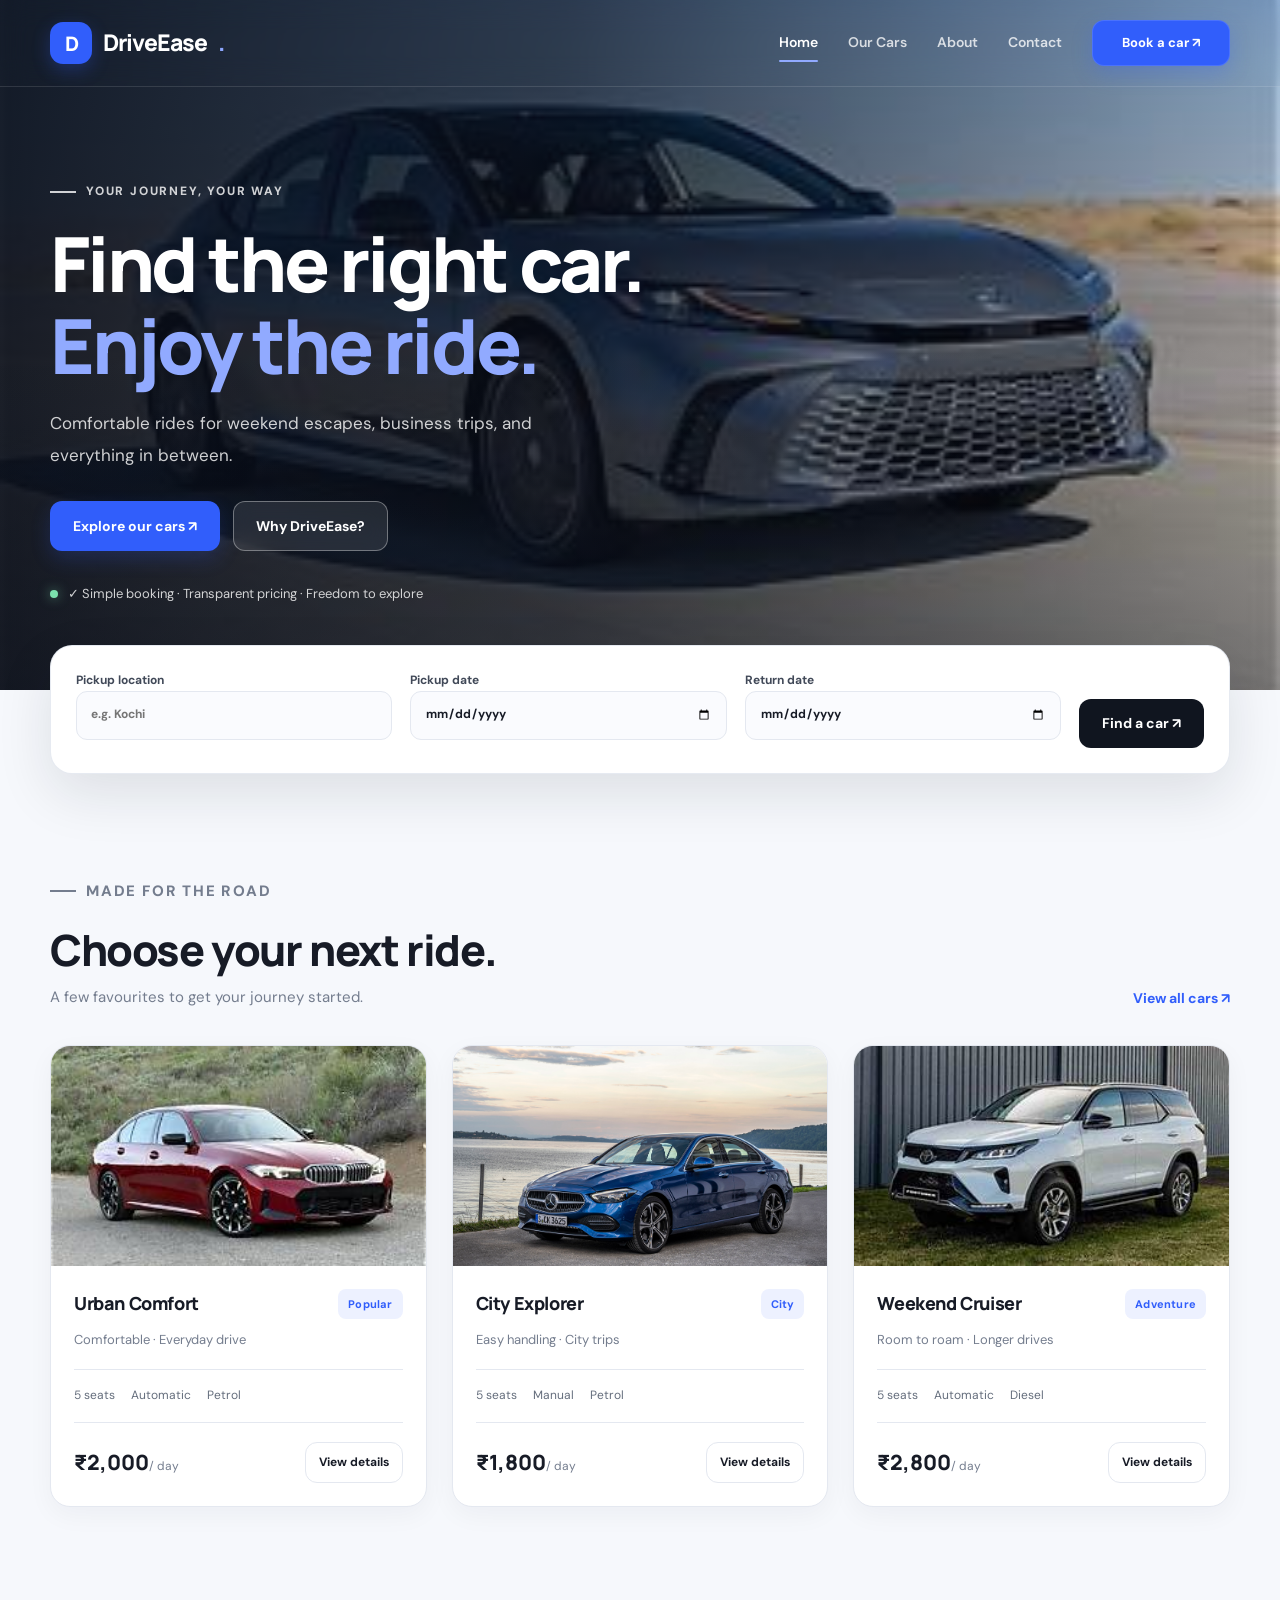
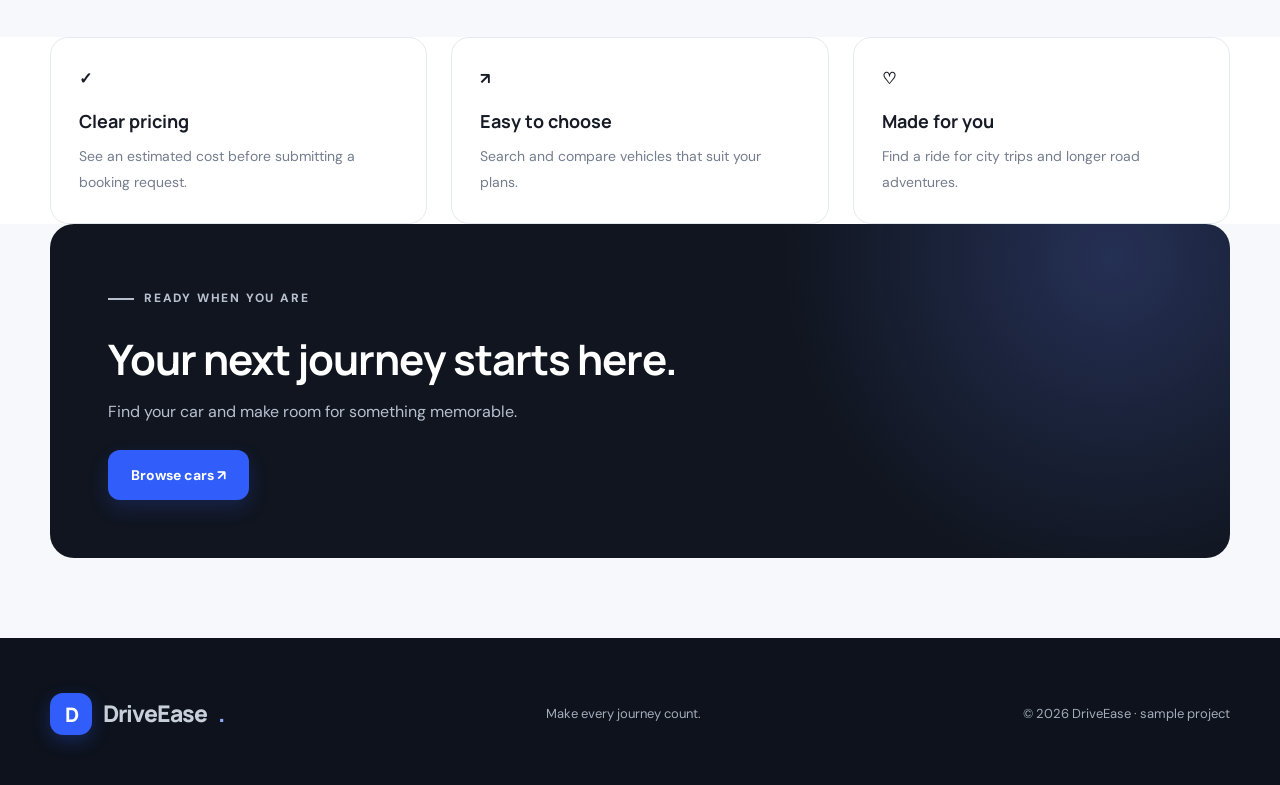
<file: index.html>
<!doctype html>
<html lang="en">
<head>
  <meta charset="UTF-8">
  <meta name="viewport" content="width=device-width, initial-scale=1.0">
  <meta name="description" content="Find your perfect rental car with DriveEase.">
  <title>DriveEase | Car Rental</title>
  <link rel="stylesheet" href="./css/style.css">
  <script src="./js/script.js" defer></script>
</head>
<body>
  <header class="site-header">
    <nav class="nav container">
      <a class="brand" href="index.html"><span class="brand-mark">D</span> DriveEase<span class="dot">.</span></a>
      <button class="menu-toggle" aria-label="Toggle navigation" aria-expanded="false">☰</button>
      <div class="nav-links">
        <a class="active" href="index.html">Home</a>
        <a href="cars.html">Our Cars</a>
        <a href="about.html">About</a>
        <a href="contact.html">Contact</a>
        <a class="nav-cta" href="booking.html">Book a car ↗</a>
      </div>
    </nav>
  </header>

  <main>
    <section class="hero">
      <div class="hero-overlay"></div>
      <div class="container hero-content">
        <p class="eyebrow light">YOUR JOURNEY, YOUR WAY</p>
        <h1>Find the right car.<br><span>Enjoy the ride.</span></h1>
        <p class="hero-copy">Comfortable rides for weekend escapes, business trips, and everything in between.</p>
        <div class="actions">
          <a class="btn primary" href="cars.html">Explore our cars ↗</a>
          <a class="btn glass" href="about.html">Why DriveEase?</a>
        </div>
        <p class="hero-note">✓ Simple booking · Transparent pricing · Freedom to explore</p>
      </div>
    </section>

    <section class="container search-wrap">
      <form id="quickSearch" class="search-card">
        <label>Pickup location
          <input id="homeLocation" placeholder="e.g. Kochi" required>
        </label>
        <label>Pickup date
          <input id="homePickup" type="date" required>
        </label>
        <label>Return date
          <input id="homeReturn" type="date" required>
        </label>
        <button class="btn dark" type="submit">Find a car ↗</button>
      </form>
    </section>

    <section class="section container">
      <div class="section-heading">
        <div>
          <p class="eyebrow">MADE FOR THE ROAD</p>
          <h2>Choose your next ride.</h2>
          <p class="muted">A few favourites to get your journey started.</p>
        </div>
        <a class="text-link" href="cars.html">View all cars ↗</a>
      </div>

      <div class="car-grid">
        <article class="car-card">
          <a href="details.html?car=1"><img src="images/car1.jpg" alt="Urban Comfort car"></a>
          <div class="car-info">
            <div class="car-title"><h3>Urban Comfort</h3><span class="pill">Popular</span></div>
            <p class="muted">Comfortable · Everyday drive</p>
            <div class="specs"><span>5 seats</span><span>Automatic</span><span>Petrol</span></div>
            <div class="car-bottom"><p><strong>₹2,000</strong><small>/ day</small></p><a class="btn outline" href="details.html?car=1">View details</a></div>
          </div>
        </article>

        <article class="car-card">
          <a href="details.html?car=2"><img src="images/car2.jpg" alt="City Explorer car"></a>
          <div class="car-info">
            <div class="car-title"><h3>City Explorer</h3><span class="pill">City</span></div>
            <p class="muted">Easy handling · City trips</p>
            <div class="specs"><span>5 seats</span><span>Manual</span><span>Petrol</span></div>
            <div class="car-bottom"><p><strong>₹1,800</strong><small>/ day</small></p><a class="btn outline" href="details.html?car=2">View details</a></div>
          </div>
        </article>

        <article class="car-card">
          <a href="details.html?car=3"><img src="images/car3.jpg" alt="Weekend Cruiser car"></a>
          <div class="car-info">
            <div class="car-title"><h3>Weekend Cruiser</h3><span class="pill">Adventure</span></div>
            <p class="muted">Room to roam · Longer drives</p>
            <div class="specs"><span>5 seats</span><span>Automatic</span><span>Diesel</span></div>
            <div class="car-bottom"><p><strong>₹2,800</strong><small>/ day</small></p><a class="btn outline" href="details.html?car=3">View details</a></div>
          </div>
        </article>
      </div>
    </section>

    <section class="benefits">
      <div class="container benefit-grid">
        <article><b>✓</b><h3>Clear pricing</h3><p>See an estimated cost before submitting a booking request.</p></article>
        <article><b>↗</b><h3>Easy to choose</h3><p>Search and compare vehicles that suit your plans.</p></article>
        <article><b>♡</b><h3>Made for you</h3><p>Find a ride for city trips and longer road adventures.</p></article>
      </div>
    </section>

    <section class="container cta">
      <div><p class="eyebrow light">READY WHEN YOU ARE</p><h2>Your next journey starts here.</h2><p>Find your car and make room for something memorable.</p></div>
      <a class="btn primary" href="cars.html">Browse cars ↗</a>
    </section>
  </main>

  <footer class="footer">
    <div class="container footer-inner">
      <a class="brand light-brand" href="index.html"><span class="brand-mark">D</span> DriveEase<span class="dot">.</span></a>
      <p>Make every journey count.</p>
      <p>© <span data-year></span> DriveEase · sample project</p>
    </div>
  </footer>
</body>
</html>
</file>
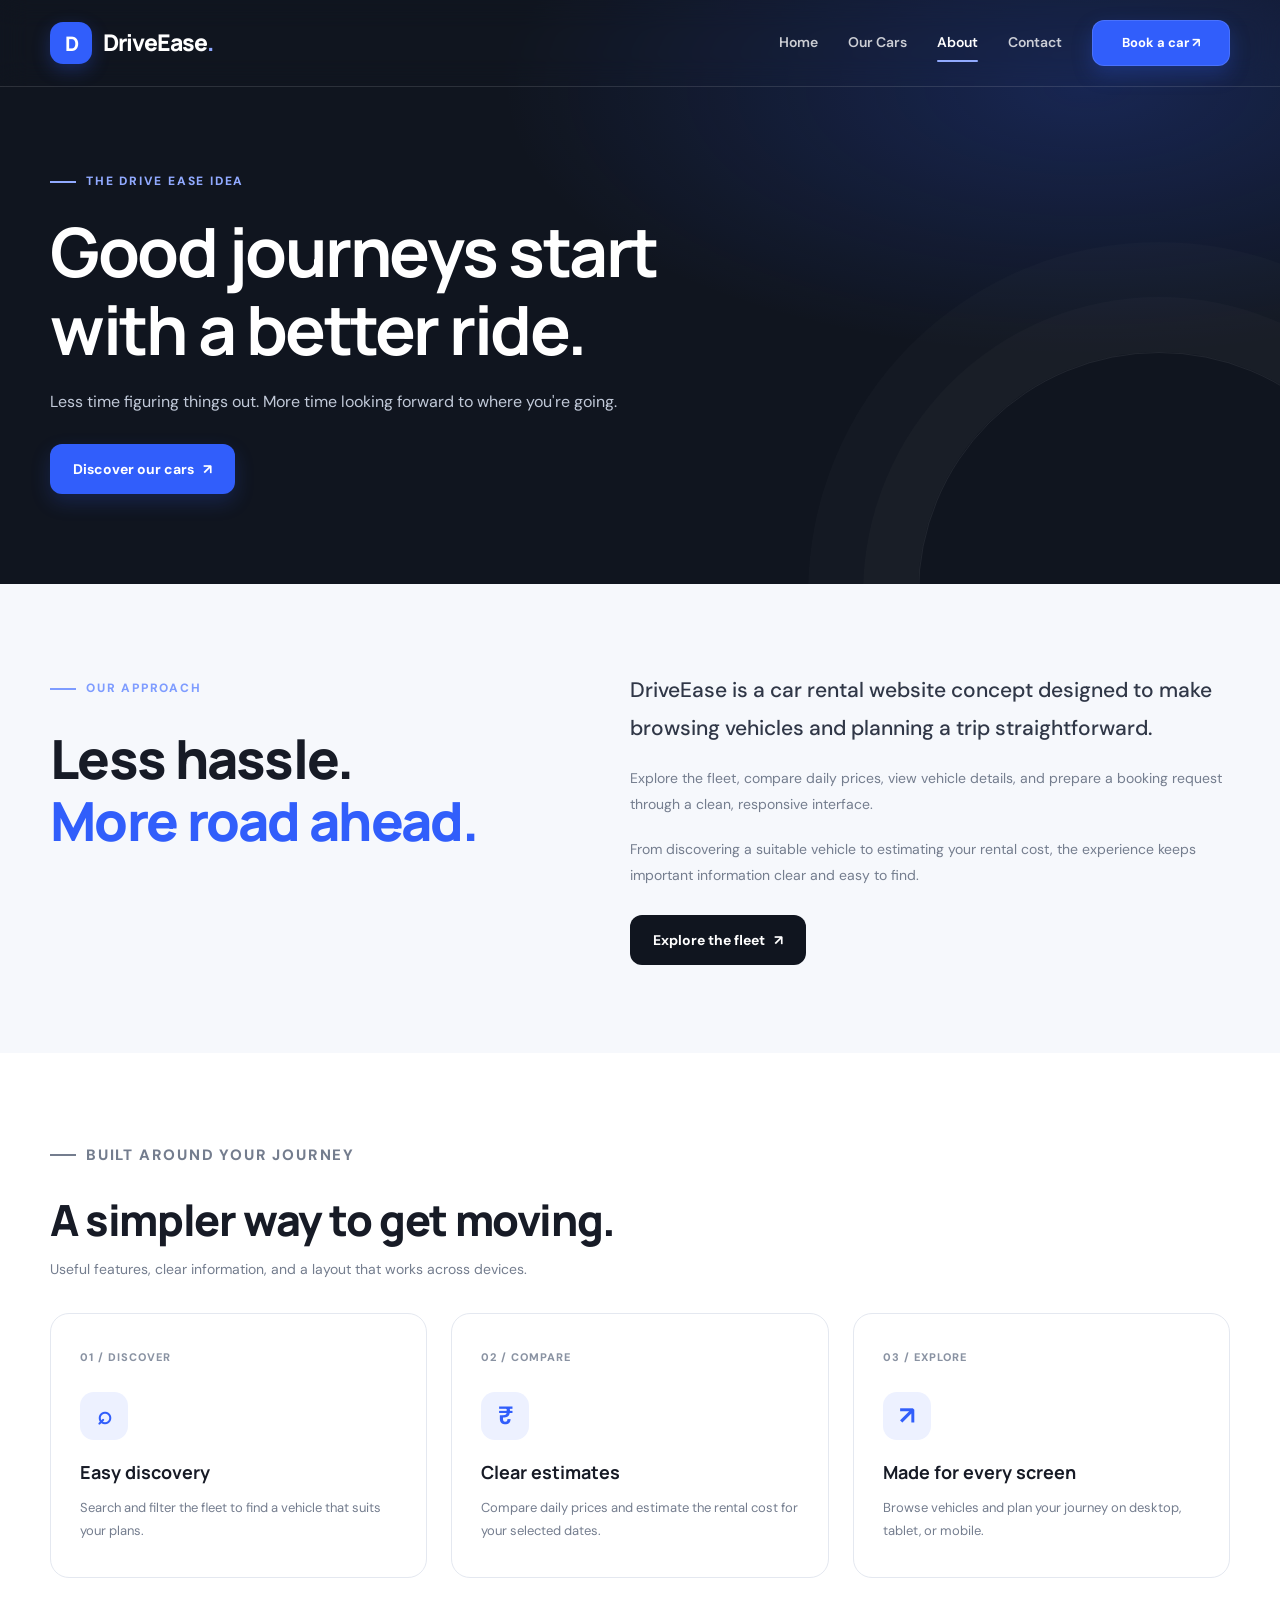
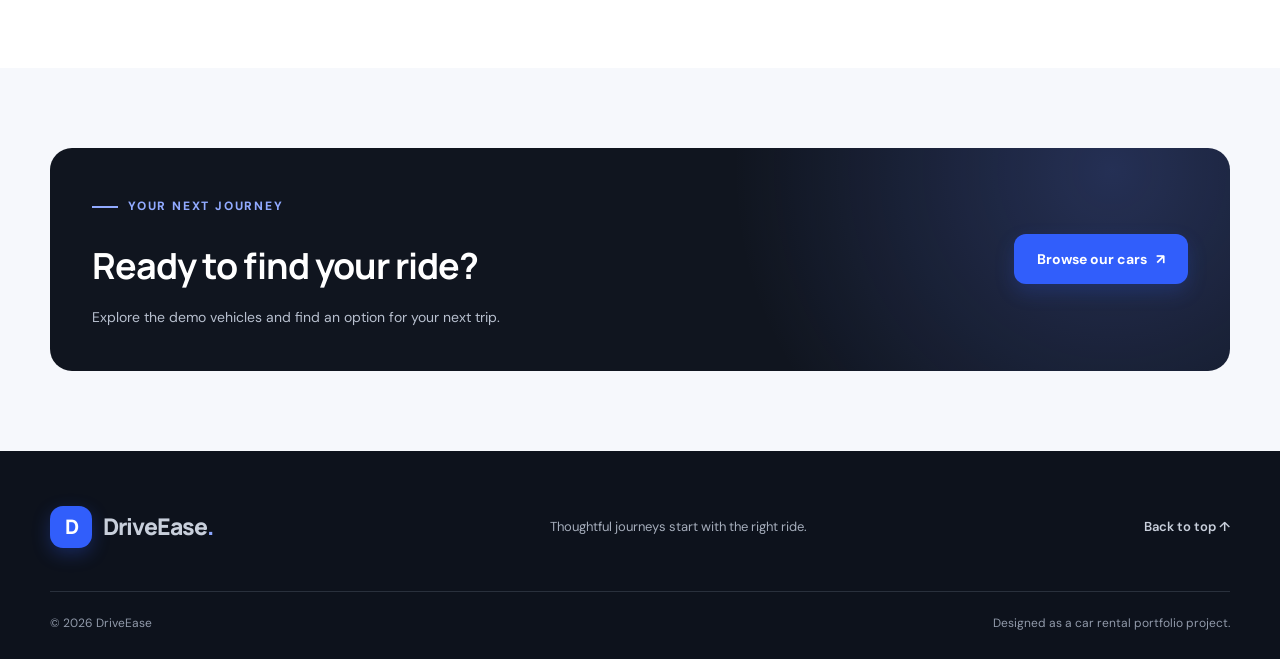
<file: about.html>
<!doctype html>
<html lang="en">
<head>
  <meta charset="UTF-8">
  <meta name="viewport" content="width=device-width, initial-scale=1.0">
  <meta name="theme-color" content="#10151f">
  <meta name="description" content="Discover the DriveEase car rental website concept and its features.">
  <title>About | DriveEase</title>
  <link rel="stylesheet" href="css/style.css">
  <script src="js/script.js" defer></script>
</head>
<body>
  <header class="site-header">
    <nav class="nav container" aria-label="Main navigation">
      <a class="brand" href="index.html" aria-label="DriveEase home">
        <span class="brand-mark">D</span>
        <span>DriveEase<span class="dot">.</span></span>
      </a>

      <button class="menu-toggle" type="button"
        aria-label="Toggle navigation" aria-expanded="false">
        ☰
      </button>

      <div class="nav-links">
        <a href="index.html">Home</a>
        <a href="cars.html">Our Cars</a>
        <a class="active" href="about.html" aria-current="page">About</a>
        <a href="contact.html">Contact</a>
        <a class="nav-cta" href="booking.html">Book a car ↗</a>
      </div>
    </nav>
  </header>

  <main>
    <section class="page-hero about-hero">
      <div class="container">
        <p class="eyebrow light">THE DRIVE EASE IDEA</p>
        <h1>Good journeys start<br>with a better ride.</h1>
        <p>
          Less time figuring things out. More time looking forward
          to where you're going.
        </p>
        <a class="btn primary about-hero-btn" href="cars.html">
          Discover our cars <span aria-hidden="true">↗</span>
        </a>
      </div>
    </section>

    <section class="section container about-layout">
      <div class="about-heading">
        <p class="eyebrow">OUR APPROACH</p>
        <h2>Less hassle.<br><span class="accent">More road ahead.</span></h2>
      </div>

      <div class="about-copy">
        <p class="lead">
          DriveEase is a car rental website concept designed to make
          browsing vehicles and planning a trip straightforward.
        </p>

        <p class="muted">
          Explore the fleet, compare daily prices, view vehicle details,
          and prepare a booking request through a clean, responsive interface.
        </p>

        <p class="muted">
          From discovering a suitable vehicle to estimating your rental
          cost, the experience keeps important information clear and easy
          to find.
        </p>

        <a class="btn dark" href="cars.html">
          Explore the fleet <span aria-hidden="true">↗</span>
        </a>
      </div>
    </section>

    <section class="about-features">
      <div class="container">
        <div class="section-heading">
          <div>
            <p class="eyebrow">BUILT AROUND YOUR JOURNEY</p>
            <h2>A simpler way to get moving.</h2>
            <p>
              Useful features, clear information, and a layout that works
              across devices.
            </p>
          </div>
        </div>

        <div class="benefit-grid">
          <article class="about-feature-card">
            <span class="feature-number">01 / DISCOVER</span>
            <div class="feature-symbol" aria-hidden="true">⌕</div>
            <h3>Easy discovery</h3>
            <p>
              Search and filter the fleet to find a vehicle that suits
              your plans.
            </p>
          </article>

          <article class="about-feature-card">
            <span class="feature-number">02 / COMPARE</span>
            <div class="feature-symbol" aria-hidden="true">₹</div>
            <h3>Clear estimates</h3>
            <p>
              Compare daily prices and estimate the rental cost for
              your selected dates.
            </p>
          </article>

          <article class="about-feature-card">
            <span class="feature-number">03 / EXPLORE</span>
            <div class="feature-symbol" aria-hidden="true">↗</div>
            <h3>Made for every screen</h3>
            <p>
              Browse vehicles and plan your journey on desktop, tablet,
              or mobile.
            </p>
          </article>
        </div>
      </div>
    </section>

    <section class="about-bottom container">
      <div>
        <p class="eyebrow light">YOUR NEXT JOURNEY</p>
        <h2>Ready to find your ride?</h2>
        <p>
          Explore the demo vehicles and find an option for your next trip.
        </p>
      </div>
      <a class="btn primary" href="cars.html">
        Browse our cars <span aria-hidden="true">↗</span>
      </a>
    </section>
  </main>

  <footer class="footer">
    <div class="container">
      <div class="footer-inner">
        <a class="brand light-brand" href="index.html">
          <span class="brand-mark">D</span>
          <span>DriveEase<span class="dot">.</span></span>
        </a>
        <p>Thoughtful journeys start with the right ride.</p>
        <a class="footer-top-link" href="#top"
          onclick="window.scrollTo({top: 0, behavior: 'smooth'}); return false;">
          Back to top ↑
        </a>
      </div>

      <div class="footer-bottom">
        <span>© <span data-year></span> DriveEase</span>
        <span>Designed as a car rental portfolio project.</span>
      </div>
    </div>
  </footer>
</body>
</html>
</file>
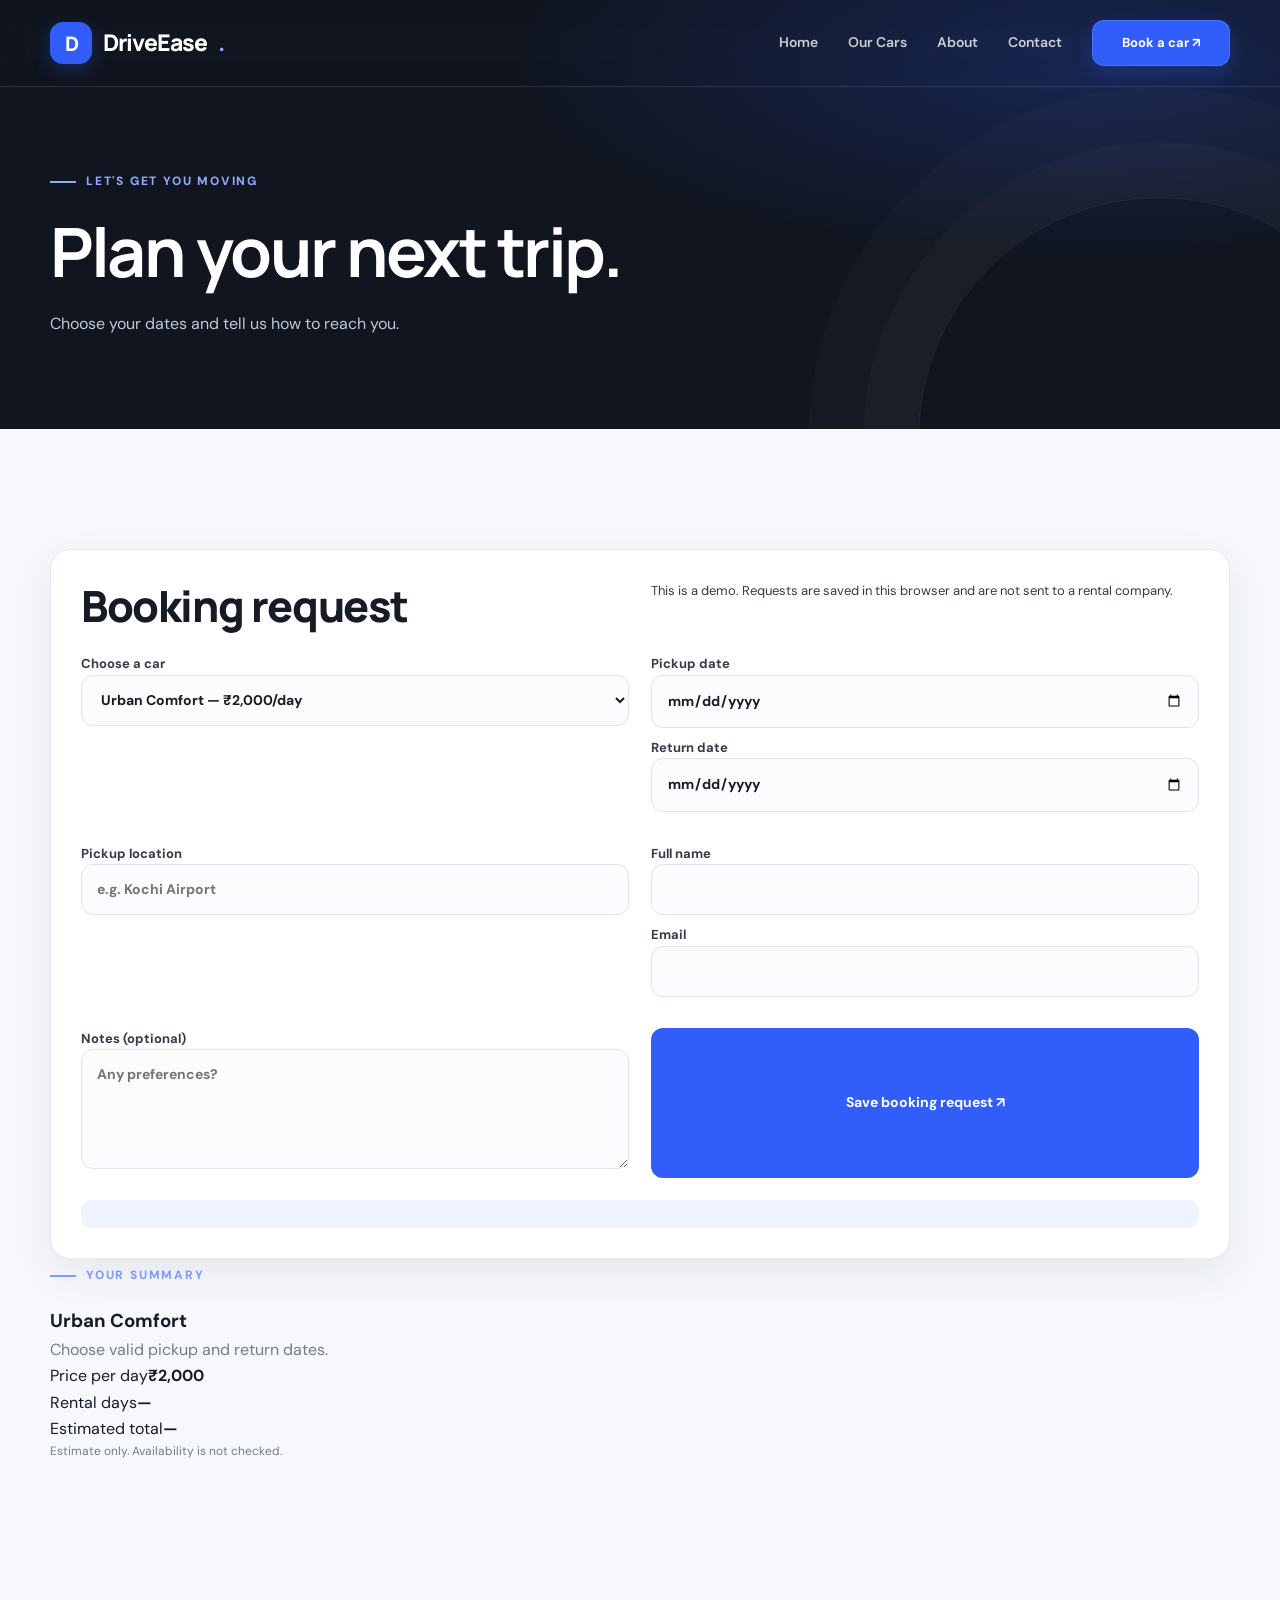
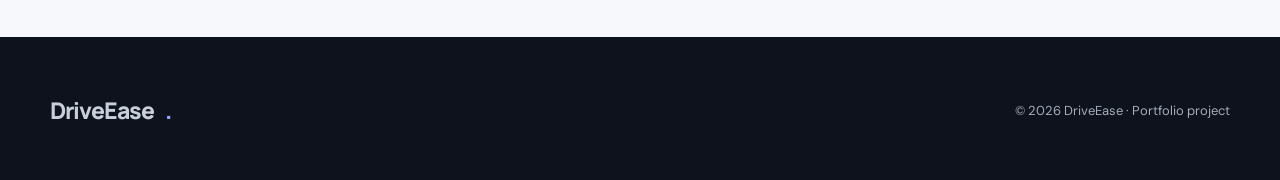
<file: booking.html>
<!doctype html>
<html lang="en">
<head>
  <meta charset="UTF-8">
  <meta name="viewport" content="width=device-width, initial-scale=1.0">
  <title>Book a Car | DriveEase</title>
  <link rel="stylesheet" href="css/style.css">
  <script src="js/script.js" defer></script>
</head>
<body>
  <header class="site-header">
    <nav class="nav container">
      <a class="brand" href="index.html"><span class="brand-mark">D</span> DriveEase<span class="dot">.</span></a>
      <button class="menu-toggle" aria-label="Toggle navigation" aria-expanded="false">☰</button>
      <div class="nav-links">
        <a href="index.html">Home</a><a href="cars.html">Our Cars</a>
        <a href="about.html">About</a><a href="contact.html">Contact</a>
        <a class="nav-cta active" href="booking.html">Book a car ↗</a>
      </div>
    </nav>
  </header>

  <main>
    <section class="page-hero compact">
      <div class="container">
        <p class="eyebrow light">LET'S GET YOU MOVING</p>
        <h1>Plan your next trip.</h1>
        <p>Choose your dates and tell us how to reach you.</p>
      </div>
    </section>

    <section class="section container booking-layout">
      <form class="form-card" id="bookingForm">
        <h2>Booking request</h2>
        <p class="muted">This is a demo. Requests are saved in this browser and are not sent to a rental company.</p>

        <label>Choose a car
          <select id="bookingCar" required></select>
        </label>

        <div class="form-row">
          <label>Pickup date<input id="pickupDate" type="date" required></label>
          <label>Return date<input id="returnDate" type="date" required></label>
        </div>

        <label>Pickup location
          <input id="pickupLocation" placeholder="e.g. Kochi Airport" required>
        </label>

        <div class="form-row">
          <label>Full name<input id="customerName" autocomplete="name" required></label>
          <label>Email<input id="customerEmail" type="email" autocomplete="email" required></label>
        </div>

        <label>Notes (optional)
          <textarea id="bookingNotes" rows="3" placeholder="Any preferences?"></textarea>
        </label>

        <button class="btn dark full" type="submit">Save booking request ↗</button>
        <p class="form-message" id="bookingMessage" role="status"></p>
      </form>

      <aside class="summary-card">
        <p class="eyebrow">YOUR SUMMARY</p>
        <h3 id="summaryCar">Select a car</h3>
        <p id="summaryDates" class="muted">Choose pickup and return dates.</p>
        <div class="summary-line"><span>Price per day</span><strong id="summaryRate">—</strong></div>
        <div class="summary-line"><span>Rental days</span><strong id="summaryDays">—</strong></div>
        <div class="summary-line total"><span>Estimated total</span><strong id="summaryTotal">—</strong></div>
        <p class="fine-print">Estimate only. Availability is not checked.</p>
      </aside>
    </section>
  </main>

  <footer class="footer"><div class="container footer-inner">
    <a class="brand light-brand" href="index.html">DriveEase<span class="dot">.</span></a>
    <p>© <span data-year></span> DriveEase · Portfolio project</p>
  </div></footer>
</body>
</html>
</file>
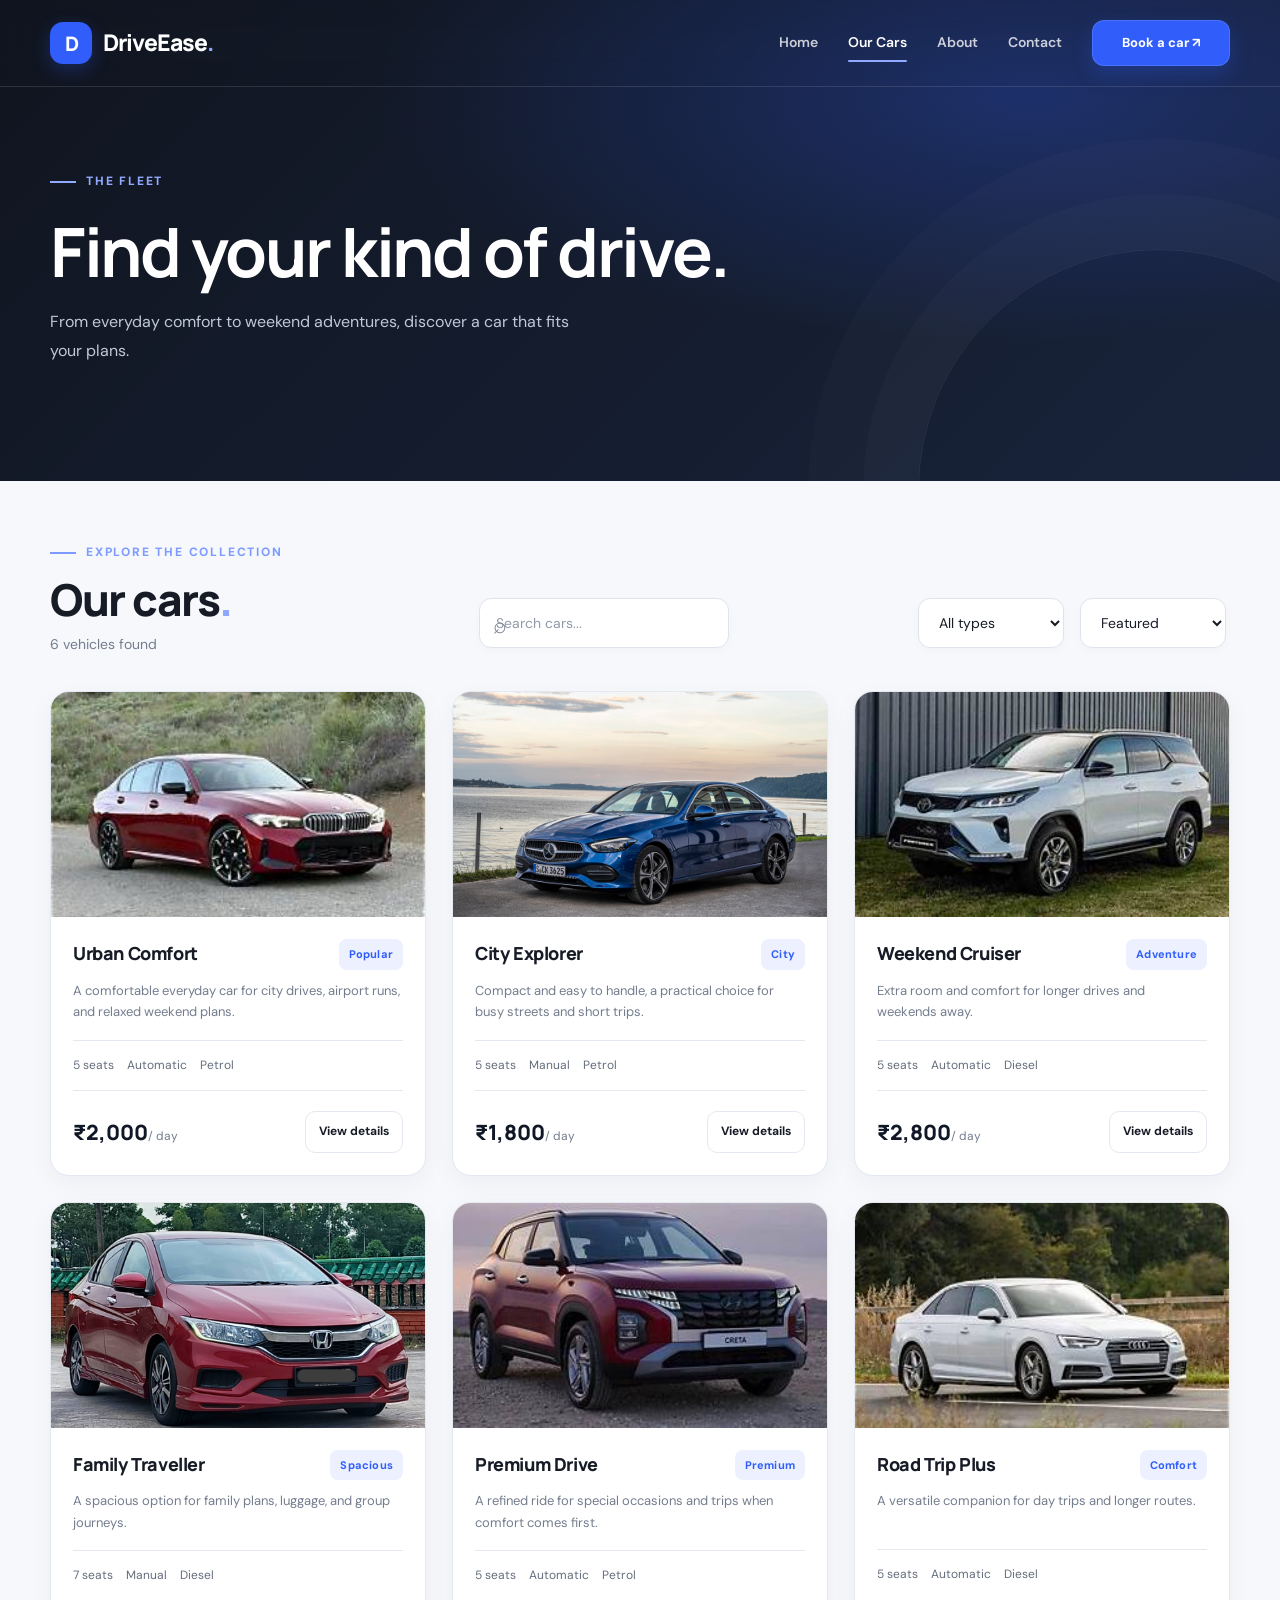
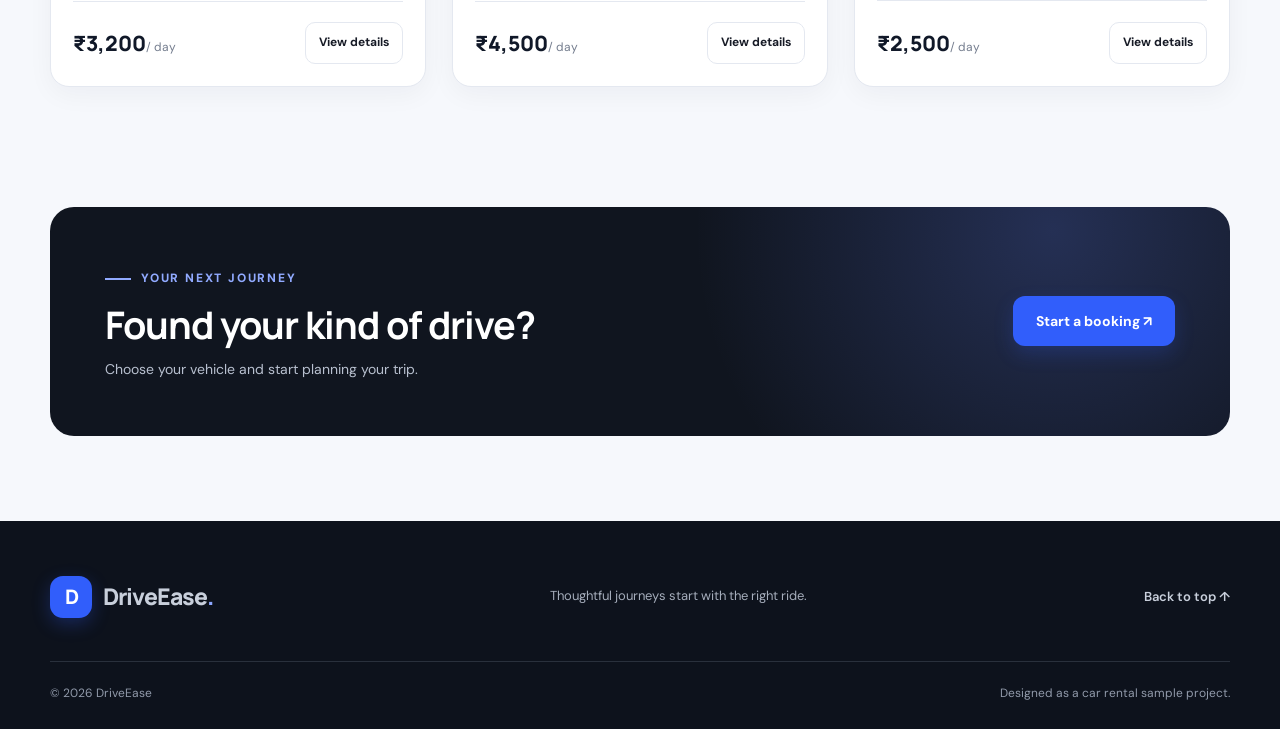
<file: cars.html>
<!doctype html>
<html lang="en">
<head>
  <meta charset="UTF-8">
  <meta name="viewport" content="width=device-width, initial-scale=1.0">
  <meta name="theme-color" content="#10151f">
  <meta name="description" content="Explore the DriveEase car collection, compare rental prices, and find a car for your next journey.">
  <title>Our Cars | DriveEase</title>

  <link rel="stylesheet" href="css/style.css">
  <script src="js/script.js" defer></script>
</head>

<body>
  <header class="site-header">
    <nav class="nav container" aria-label="Main navigation">
      <a class="brand" href="index.html" aria-label="DriveEase home">
        <span class="brand-mark">D</span>
        <span>DriveEase<span class="dot">.</span></span>
      </a>

      <button
        class="menu-toggle"
        type="button"
        aria-label="Toggle navigation"
        aria-expanded="false">
        ☰
      </button>

      <div class="nav-links">
        <a href="index.html">Home</a>
        <a class="active" href="cars.html" aria-current="page">Our Cars</a>
        <a href="about.html">About</a>
        <a href="contact.html">Contact</a>
        <a class="nav-cta" href="booking.html">Book a car ↗</a>
      </div>
    </nav>
  </header>

  <main>
    <section class="page-hero cars-hero">
      <div class="container">
        <p class="eyebrow light">THE FLEET</p>
        <h1>Find your kind of drive.</h1>
        <p>
          From everyday comfort to weekend adventures,
          discover a car that fits your plans.
        </p>
      </div>
    </section>

    <section class="section container cars-section">
      <div class="listing-toolbar">
        <div class="listing-heading">
          <p class="eyebrow">EXPLORE THE COLLECTION</p>
          <h2>Our cars<span class="dot">.</span></h2>
          <p class="muted" id="carCount">Explore our available vehicles</p>
        </div>

        <div class="filters">
          <label class="search-control">
            <span class="visually-hidden">Search cars</span>
            <span class="search-icon" aria-hidden="true">⌕</span>
            <input
              id="carSearch"
              type="search"
              placeholder="Search cars..."
              aria-label="Search cars">
          </label>

          <label class="select-control">
            <span class="visually-hidden">Filter by vehicle type</span>
            <select id="categoryFilter" aria-label="Filter by vehicle type">
              <option value="all">All types</option>
              <option value="city">City</option>
              <option value="comfort">Comfort</option>
              <option value="suv">SUV</option>
              <option value="premium">Premium</option>
            </select>
          </label>

          <label class="select-control">
            <span class="visually-hidden">Sort vehicles</span>
            <select id="sortCars" aria-label="Sort vehicles">
              <option value="featured">Featured</option>
              <option value="low">Price: low to high</option>
              <option value="high">Price: high to low</option>
              <option value="name">Name: A to Z</option>
            </select>
          </label>
        </div>
      </div>

      <div id="allCars" class="car-grid" aria-live="polite"></div>

      <div id="noCars" class="empty-state" hidden>
        <h3>No cars found</h3>
        <p>Try another search term or choose a different vehicle type.</p>
        <button class="btn primary" id="resetCarFilters" type="button">
          Clear filters
        </button>
      </div>
    </section>

    <section class="cars-bottom container">
      <div>
        <p class="eyebrow light">YOUR NEXT JOURNEY</p>
        <h2>Found your kind of drive?</h2>
        <p>Choose your vehicle and start planning your trip.</p>
      </div>
      <a class="btn primary" href="booking.html">Start a booking ↗</a>
    </section>
  </main>

  <footer class="footer">
    <div class="container">
      <div class="footer-inner">
        <a class="brand light-brand" href="index.html">
          <span class="brand-mark">D</span>
          <span>DriveEase<span class="dot">.</span></span>
        </a>

        <p>Thoughtful journeys start with the right ride.</p>

        <a class="footer-top-link" href="#top"
           onclick="window.scrollTo({top: 0, behavior: 'smooth'}); return false;">
          Back to top ↑
        </a>
      </div>

      <div class="footer-bottom">
        <span>© <span data-year></span> DriveEase</span>
        <span>Designed as a car rental sample project.</span>
      </div>
    </div>
  </footer>
</body>
</html>
</file>
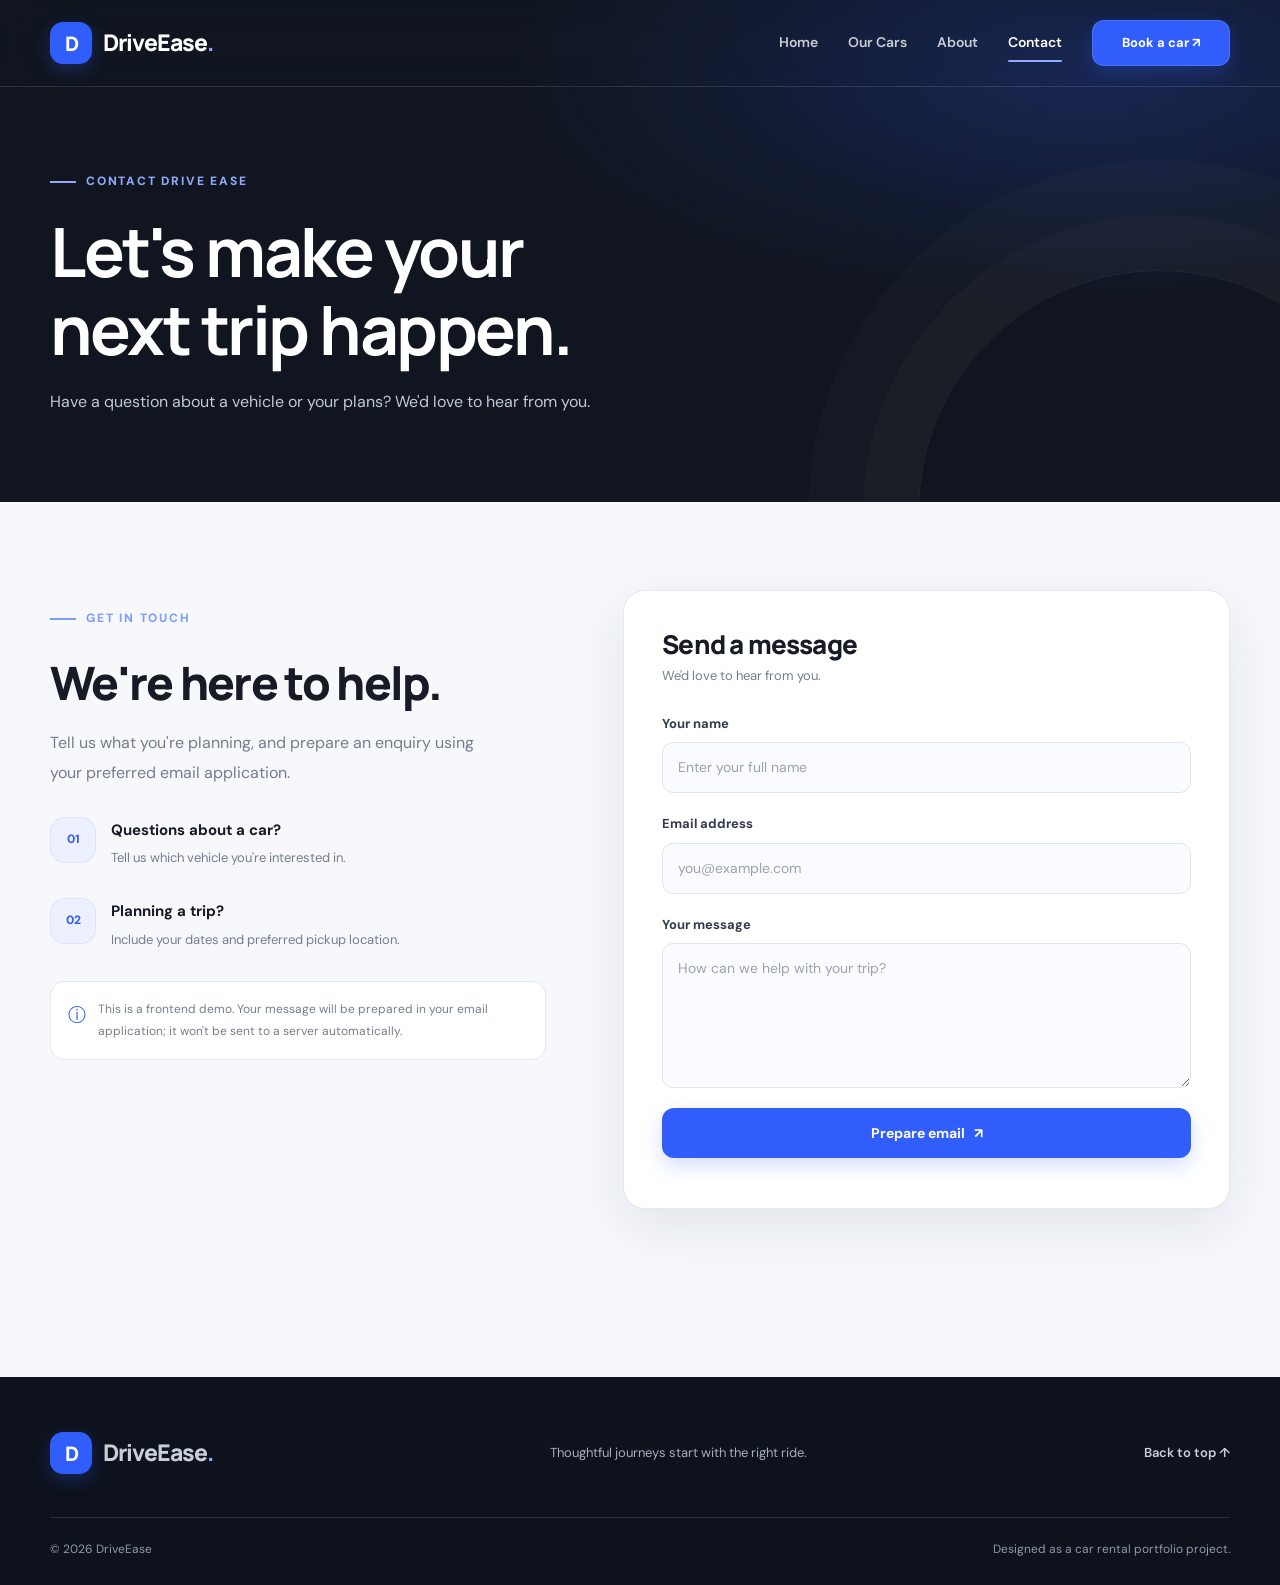
<file: contact.html>
<!doctype html>
<html lang="en">
<head>
  <meta charset="UTF-8">
  <meta name="viewport" content="width=device-width, initial-scale=1.0">
  <meta name="theme-color" content="#10151f">
  <meta name="description" content="Get in touch with DriveEase about vehicles, rental estimates, and your next journey.">
  <title>Contact | DriveEase</title>
  <link rel="stylesheet" href="css/style.css">
  <script src="js/script.js" defer></script>
</head>
<body>
  <header class="site-header">
    <nav class="nav container" aria-label="Main navigation">
      <a class="brand" href="index.html" aria-label="DriveEase home">
        <span class="brand-mark">D</span>
        <span>DriveEase<span class="dot">.</span></span>
      </a>

      <button class="menu-toggle" type="button"
        aria-label="Toggle navigation" aria-expanded="false">
        ☰
      </button>

      <div class="nav-links">
        <a href="index.html">Home</a>
        <a href="cars.html">Our Cars</a>
        <a href="about.html">About</a>
        <a class="active" href="contact.html" aria-current="page">Contact</a>
        <a class="nav-cta" href="booking.html">Book a car ↗</a>
      </div>
    </nav>
  </header>

  <main>
    <section class="page-hero contact-hero">
      <div class="container">
        <p class="eyebrow light">CONTACT DRIVE EASE</p>
        <h1>Let's make your<br>next trip happen.</h1>
        <p>Have a question about a vehicle or your plans? We'd love to hear from you.</p>
      </div>
    </section>

    <section class="section container contact-layout">
      <div class="contact-intro">
        <p class="eyebrow">GET IN TOUCH</p>
        <h2>We're here to help.</h2>
        <p class="muted contact-description">
          Tell us what you're planning, and prepare an enquiry using your
          preferred email application.
        </p>

        <div class="contact-detail">
          <span class="contact-icon" aria-hidden="true">01</span>
          <div>
            <h3>Questions about a car?</h3>
            <p>Tell us which vehicle you're interested in.</p>
          </div>
        </div>

        <div class="contact-detail">
          <span class="contact-icon" aria-hidden="true">02</span>
          <div>
            <h3>Planning a trip?</h3>
            <p>Include your dates and preferred pickup location.</p>
          </div>
        </div>

        <div class="contact-note">
          <span aria-hidden="true">ⓘ</span>
          <p>
            This is a frontend demo. Your message will be prepared in your
            email application; it won't be sent to a server automatically.
          </p>
        </div>
      </div>

      <form class="form-card contact-form" id="contactForm">
        <div class="form-heading">
          <h2>Send a message</h2>
          <p>We'd love to hear from you.</p>
        </div>

        <div class="form-group">
          <label for="contactName">Your name</label>
          <input id="contactName" name="name" type="text"
            placeholder="Enter your full name"
            autocomplete="name" required>
        </div>

        <div class="form-group">
          <label for="contactEmail">Email address</label>
          <input id="contactEmail" name="email" type="email"
            placeholder="you@example.com"
            autocomplete="email" required>
        </div>

        <div class="form-group">
          <label for="contactMessage">Your message</label>
          <textarea id="contactMessage" name="message" rows="5"
            placeholder="How can we help with your trip?"
            required></textarea>
        </div>

        <button class="btn primary full" type="submit">
          Prepare email <span aria-hidden="true">↗</span>
        </button>

        <p class="form-message" id="contactStatus"
          role="status" aria-live="polite"></p>
      </form>
    </section>
  </main>

  <footer class="footer">
    <div class="container">
      <div class="footer-inner">
        <a class="brand light-brand" href="index.html">
          <span class="brand-mark">D</span>
          <span>DriveEase<span class="dot">.</span></span>
        </a>
        <p>Thoughtful journeys start with the right ride.</p>
        <a class="footer-top-link" href="#top"
          onclick="window.scrollTo({top: 0, behavior: 'smooth'}); return false;">
          Back to top ↑
        </a>
      </div>

      <div class="footer-bottom">
        <span>© <span data-year></span> DriveEase</span>
        <span>Designed as a car rental portfolio project.</span>
      </div>
    </div>
  </footer>
</body>
</html>
</file>
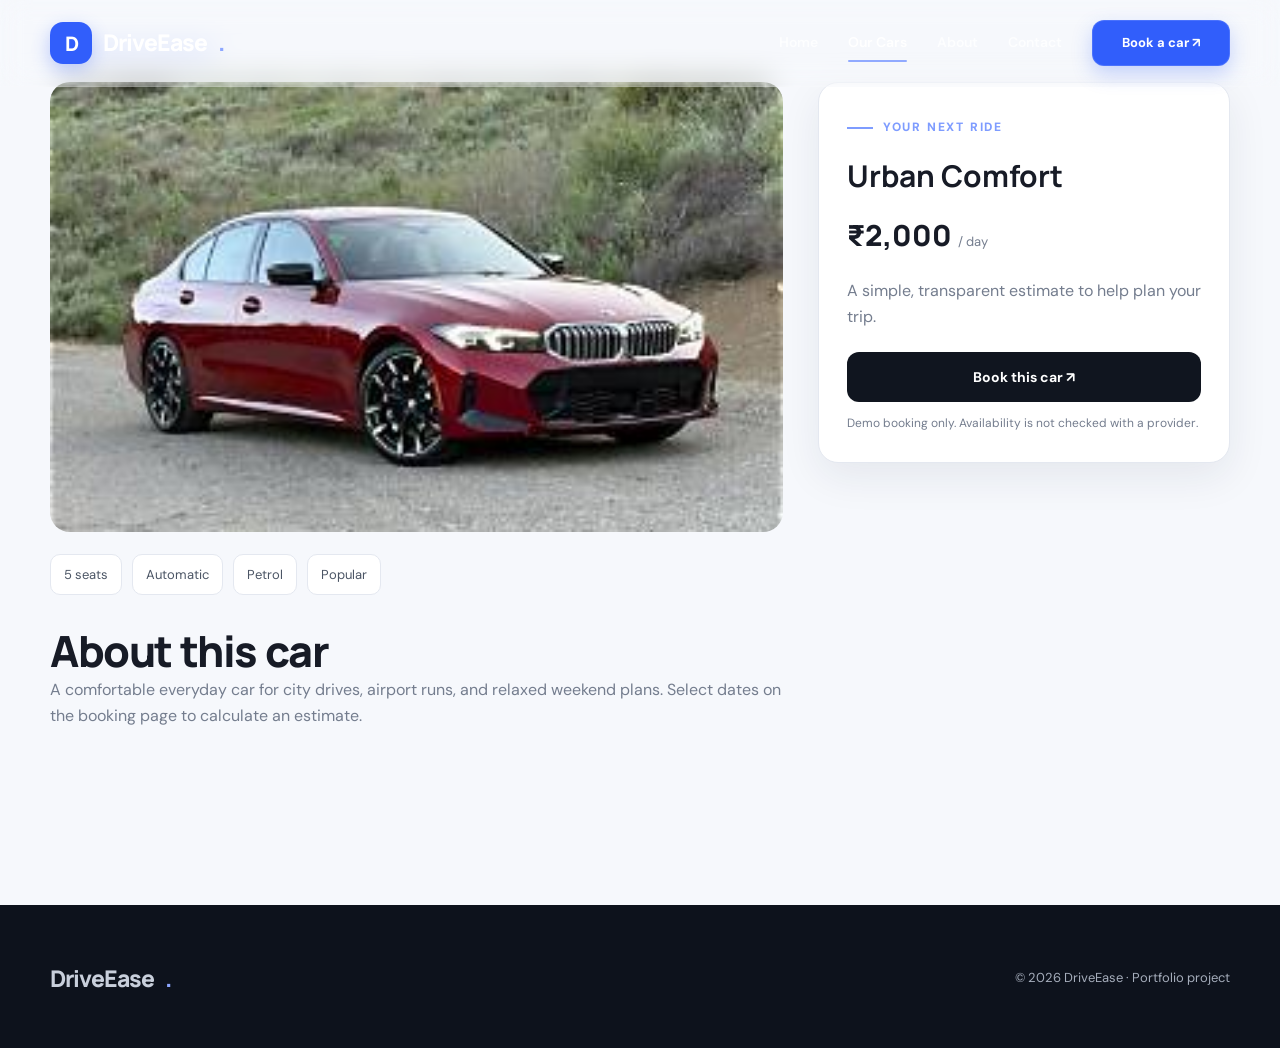
<file: details.html>
<!doctype html>
<html lang="en">
<head>
  <meta charset="UTF-8">
  <meta name="viewport" content="width=device-width, initial-scale=1.0">
  <title>Car Details | DriveEase</title>
  <link rel="stylesheet" href="css/style.css">
  <script src="js/script.js" defer></script>
</head>
<body>
  <header class="site-header">
    <nav class="nav container">
      <a class="brand" href="index.html"><span class="brand-mark">D</span> DriveEase<span class="dot">.</span></a>
      <button class="menu-toggle" aria-label="Toggle navigation" aria-expanded="false">☰</button>
      <div class="nav-links">
        <a href="index.html">Home</a><a class="active" href="cars.html">Our Cars</a>
        <a href="about.html">About</a><a href="contact.html">Contact</a>
        <a class="nav-cta" href="booking.html">Book a car ↗</a>
      </div>
    </nav>
  </header>

  <main id="carDetail" class="section container">
    <p>Loading car details...</p>
  </main>

  <footer class="footer"><div class="container footer-inner">
    <a class="brand light-brand" href="index.html">DriveEase<span class="dot">.</span></a>
    <p>© <span data-year></span> DriveEase · Portfolio project</p>
  </div></footer>
</body>
</html>
</file>
<file: css/style.css>
@import url('https://fonts.googleapis.com/css2?family=DM+Sans:wght@400;500;600;700&family=Manrope:wght@400;500;600;700;800&display=swap');

:root {
  --bg: #f6f8fc;
  --surface: #fff;
  --text: #171b26;
  --muted: #747d8e;
  --primary: #315efb;
  --primary-dark: #2349d8;
  --border: #e4e8f0;
  --dark: #10151f;
  --radius: 20px;
  --shadow: 0 14px 40px rgba(22, 34, 60, .08);
  --shadow-hover: 0 22px 50px rgba(22, 34, 60, .13);
}

* {
  box-sizing: border-box;
  margin: 0;
  padding: 0;
}

html {
  scroll-behavior: smooth;
  scroll-padding-top: 90px;
}

body {
  background: var(--bg);
  color: var(--text);
  font-family: 'DM Sans', sans-serif;
  line-height: 1.65;
  -webkit-font-smoothing: antialiased;
}

img {
  display: block;
  max-width: 100%;
}

a {
  color: inherit;
  text-decoration: none;
}

button, input, select, textarea {
  font: inherit;
}

button, a {
  -webkit-tap-highlight-color: transparent;
}

button {
  cursor: pointer;
}

.container {
  width: min(1180px, calc(100% - 48px));
  margin-inline: auto;
}

/* NAVIGATION */

.site-header {
  position: absolute;
  z-index: 100;
  top: 0;
  left: 0;
  width: 100%;
  padding: 20px 0;
  color: #fff;
  border-bottom: 1px solid rgba(255,255,255,.12);
}

.site-header .container,
.nav {
  display: flex;
  align-items: center;
  justify-content: space-between;
  gap: 24px;
}

.brand {
  display: inline-flex;
  align-items: center;
  gap: 11px;
  font-family: 'Manrope', sans-serif;
  font-size: 23px;
  font-weight: 800;
  letter-spacing: -1px;
  white-space: nowrap;
}

.brand-mark {
  display: grid;
  width: 42px;
  height: 42px;
  place-items: center;
  border-radius: 13px;
  background: var(--primary);
  color: white;
  font-size: 20px;
}

.dot {
  color: #8da7ff;
}

.nav-links {
  display: flex;
  align-items: center;
  gap: 30px;
}

.nav-links a {
  color: rgba(255,255,255,.78);
  font-size: 14px;
  font-weight: 600;
  transition: color .2s;
}

.nav-links a:hover,
.nav-links a.active {
  color: white;
}

.nav-cta {
  display: inline-flex;
  min-width: 138px;
  min-height: 46px;
  align-items: center;
  justify-content: center;
  padding: 0 18px;
  border: 0;
  border-radius: 12px;
  background: white;
  color: var(--dark);
  font-size: 13px;
  font-weight: 700;
  transition: transform .2s, background .2s;
}

.nav-cta:hover {
  transform: translateY(-2px);
  background: #edf1ff;
}

.menu-toggle {
  display: none;
  border: 0;
  background: transparent;
  color: white;
  font-size: 28px;
}

/* BUTTONS */

.btn {
  display: inline-flex;
  min-height: 50px;
  align-items: center;
  justify-content: center;
  gap: 9px;
  padding: 0 22px;
  border: 1px solid transparent;
  border-radius: 12px;
  font-size: 14px;
  font-weight: 700;
  transition: transform .2s, background .2s, box-shadow .2s;
}

.btn:hover {
  transform: translateY(-2px);
}

.btn.primary {
  background: var(--primary);
  color: white;
  box-shadow: 0 8px 20px rgba(49,94,251,.2);
}

.btn.primary:hover {
  background: var(--primary-dark);
}

.btn.glass {
  border-color: rgba(255,255,255,.35);
  background: rgba(255,255,255,.1);
  color: white;
  backdrop-filter: blur(10px);
}

.btn.glass:hover {
  background: rgba(255,255,255,.2);
}

.btn.outline {
  border-color: var(--border);
  background: white;
  color: var(--text);
}

.btn.outline:hover {
  border-color: var(--primary);
  color: var(--primary);
}

.btn.dark {
  background: var(--dark);
  color: white;
}

.btn.full {
  width: 100%;
}

/* HOMEPAGE HERO */

.hero {
  position: relative;
  display: flex;
  min-height: 690px;
  align-items: center;
  overflow: hidden;
  background:
    linear-gradient(90deg,
      rgba(9,14,25,.92) 0%,
      rgba(9,14,25,.72) 44%,
      rgba(9,14,25,.18) 100%),
    url("../images/car-hero.jpg") center 55% / cover no-repeat;
  color: white;
}

.hero-overlay {
  position: absolute;
  inset: 0;
  pointer-events: none;
  background: linear-gradient(0deg, rgba(9,14,25,.3), transparent 50%);
}

.hero-content {
  position: relative;
  z-index: 1;
  width: min(1180px, calc(100% - 48px));
  margin: 0 auto;
  padding-top: 90px;
}

.eyebrow {
  display: inline-flex;
  align-items: center;
  gap: 10px;
  margin-bottom: 20px;
  color: #7e9cff;
  font-size: 12px;
  font-weight: 800;
  letter-spacing: 1.8px;
  text-transform: uppercase;
}

.eyebrow::before {
  width: 26px;
  height: 2px;
  background: currentColor;
  content: "";
}

.hero h1 {
  max-width: 750px;
  margin-bottom: 22px;
  font-family: 'Manrope', sans-serif;
  font-size: clamp(44px, 6vw, 76px);
  font-weight: 800;
  line-height: 1.08;
  letter-spacing: -3px;
}

.hero h1 span {
  color: #91aaff;
}

.light,
.hero-copy {
  color: rgba(255,255,255,.8);
}

.hero-copy {
  max-width: 540px;
  margin-bottom: 30px;
  font-size: 17px;
  line-height: 1.85;
}

.actions {
  display: flex;
  flex-wrap: wrap;
  gap: 13px;
}

.hero-note {
  display: flex;
  align-items: center;
  gap: 10px;
  margin-top: 32px;
  color: rgba(255,255,255,.8);
  font-size: 13px;
}

.hero-note::before {
  width: 8px;
  height: 8px;
  border-radius: 50%;
  background: #7be0ad;
  box-shadow: 0 0 12px rgba(123,224,173,.6);
  content: "";
}

/* HOMEPAGE SEARCH */

.search-wrap {
  position: relative;
  z-index: 5;
  margin-top: -45px;
}

.search-card {
  display: grid;
  grid-template-columns: repeat(3, minmax(0,1fr)) auto;
  align-items: end;
  gap: 18px;
  padding: 25px;
  border: 1px solid var(--border);
  border-radius: 22px;
  background: white;
  box-shadow: var(--shadow);
}

.search-card label,
.form-group label {
  display: block;
  margin-bottom: 8px;
  color: #414958;
  font-size: 12px;
  font-weight: 700;
}

.search-card input,
.search-card select,
.form-group input,
.form-group select,
.form-group textarea {
  width: 100%;
  min-height: 49px;
  padding: 12px 14px;
  border: 1px solid var(--border);
  border-radius: 11px;
  outline: none;
  background: #fafbfe;
  color: var(--text);
  transition: border-color .2s, box-shadow .2s;
}

.search-card input:focus,
.search-card select:focus,
.form-group input:focus,
.form-group select:focus,
.form-group textarea:focus {
  border-color: var(--primary);
  box-shadow: 0 0 0 4px rgba(49,94,251,.1);
}

.search-card .btn {
  min-height: 49px;
  white-space: nowrap;
}

/* GENERAL SECTIONS */

.section {
  padding: 95px 0;
}

.section-heading {
  display: flex;
  align-items: end;
  justify-content: space-between;
  gap: 24px;
  margin-bottom: 35px;
}

.section-heading h2,
.section h2 {
  font-family: 'Manrope', sans-serif;
  font-size: clamp(28px,4vw,43px);
  font-weight: 800;
  line-height: 1.2;
  letter-spacing: -1.4px;
}

.section-heading p,
.muted {
  color: var(--muted);
}

.section-heading p {
  max-width: 460px;
  margin-top: 10px;
  font-size: 15px;
}

.text-link {
  display: inline-flex;
  align-items: center;
  gap: 8px;
  color: var(--primary);
  font-size: 14px;
  font-weight: 700;
  white-space: nowrap;
}

.text-link:hover {
  color: var(--primary-dark);
}

/* CAR CARDS */

.car-grid {
  display: grid;
  grid-template-columns: repeat(3, minmax(0,1fr));
  gap: 25px;
}

.car-card {
  min-width: 0;
  overflow: hidden;
  border: 1px solid var(--border);
  border-radius: var(--radius);
  background: white;
  box-shadow: 0 5px 20px rgba(22,34,60,.025);
  transition: transform .25s, box-shadow .25s;
}

.car-card:hover {
  transform: translateY(-6px);
  box-shadow: var(--shadow-hover);
}

.car-card > a:first-child {
  display: block;
  overflow: hidden;
}

.car-card > a:first-child img,
.car-card > img,
.car-card .car-image {
  width: 100%;
  height: 220px;
  object-fit: cover;
  background: #edf0f5;
  transition: transform .35s;
}

.car-card:hover > a:first-child img,
.car-card:hover > img {
  transform: scale(1.035);
}

.car-info {
  padding: 23px;
}

.car-title,
.car-bottom {
  display: flex;
  align-items: center;
  justify-content: space-between;
  gap: 12px;
}

.car-title h3 {
  font-family: 'Manrope', sans-serif;
  font-size: 18px;
  font-weight: 800;
  letter-spacing: -.4px;
}

.pill {
  display: inline-flex;
  align-items: center;
  padding: 6px 10px;
  border-radius: 8px;
  background: #edf1ff;
  color: var(--primary);
  font-size: 11px;
  font-weight: 700;
  white-space: nowrap;
}

.car-info > p {
  margin-top: 10px;
  font-size: 13px;
}

.specs {
  display: flex;
  flex-wrap: wrap;
  gap: 10px 16px;
  margin: 19px 0;
  padding: 16px 0;
  border-top: 1px solid var(--border);
  border-bottom: 1px solid var(--border);
  color: #646d7c;
  font-size: 12px;
}

.car-bottom strong {
  font-family: 'Manrope', sans-serif;
  font-size: 21px;
  font-weight: 800;
}

.car-bottom small {
  color: var(--muted);
  font-size: 12px;
  font-weight: 400;
}

.car-bottom .btn {
  min-height: 41px;
  padding-inline: 13px;
  font-size: 12px;
}

/* BENEFITS */

.benefits {
  background: white;
}

.benefit-grid {
  display: grid;
  grid-template-columns: repeat(3, minmax(0,1fr));
  gap: 24px;
  margin-top: 35px;
}

.benefit-grid > * {
  padding: 28px;
  border: 1px solid var(--border);
  border-radius: 18px;
  background: white;
}

.benefit-grid h3 {
  margin: 14px 0 8px;
  font-family: 'Manrope', sans-serif;
  font-size: 18px;
}

.benefit-grid p {
  color: var(--muted);
  font-size: 14px;
  line-height: 1.8;
}

/* CALL TO ACTION */

.cta {
  padding: 58px;
  overflow: hidden;
  border-radius: 24px;
  background:
    radial-gradient(circle at 90% 10%, rgba(103,133,255,.24), transparent 30%),
    var(--dark);
  color: white;
}

.cta h2 {
  max-width: 650px;
  margin-bottom: 15px;
  font-family: 'Manrope', sans-serif;
  font-size: clamp(28px,4vw,42px);
  line-height: 1.2;
  letter-spacing: -1px;
}

.cta p {
  max-width: 560px;
  margin-bottom: 25px;
  color: #b8c0cf;
}

/* INNER PAGE HERO */

.page-hero {
  padding: 150px 0 70px;
  background: var(--dark);
  color: white;
}

.page-hero h1 {
  margin-bottom: 12px;
  font-family: 'Manrope', sans-serif;
  font-size: clamp(36px,5vw,58px);
  line-height: 1.15;
  letter-spacing: -2px;
}

.page-hero p {
  max-width: 650px;
  color: #c0c6d2;
}

/* BOOKING PAGE */

.booking-page {
  padding: 65px 0 90px;
}

.booking-page .container {
  max-width: 1050px;
}

.booking-page h2,
.booking-card h2 {
  margin-bottom: 8px;
  font-family: 'Manrope', sans-serif;
  font-size: clamp(27px,4vw,38px);
  line-height: 1.2;
  letter-spacing: -1.2px;
}

.booking-page .muted,
.booking-card > p {
  color: var(--muted);
  line-height: 1.7;
}

.booking-card,
.booking-page .content-card,
.booking-page .form-card {
  padding: clamp(22px,4vw,40px);
  border: 1px solid var(--border);
  border-radius: 22px;
  background: white;
  box-shadow: var(--shadow);
}

#bookingForm {
  display: grid;
  grid-template-columns: repeat(2,minmax(0,1fr));
  gap: 22px;
  margin-top: 25px;
}

#bookingForm label {
  display: block;
  margin-bottom: 9px;
  color: #343b49;
  font-size: 13px;
  font-weight: 700;
}

#bookingForm input:not([type="checkbox"]):not([type="radio"]),
#bookingForm select,
#bookingForm textarea {
  display: block;
  width: 100%;
  min-width: 0;
  min-height: 51px;
  padding: 13px 15px;
  border: 1px solid #dfe4ec;
  border-radius: 12px;
  background: #fbfcfe;
  color: var(--text);
  font-size: 14px;
  outline: none;
  transition: border-color .2s, box-shadow .2s, background .2s;
}

#bookingForm input:focus,
#bookingForm select:focus,
#bookingForm textarea:focus {
  border-color: var(--primary);
  background: white;
  box-shadow: 0 0 0 4px rgba(49,94,251,.1);
}

#bookingForm textarea {
  min-height: 120px;
  resize: vertical;
}

#bookingForm p {
  min-width: 0;
  margin: 0;
  color: #343b49;
  font-size: 13px;
}

#bookingForm p label {
  margin-bottom: 9px;
}

#bookingForm button,
#bookingForm input[type="submit"] {
  width: 100%;
  min-height: 52px;
  padding: 13px 20px;
  border: none;
  border-radius: 12px;
  background: var(--primary);
  color: white;
  font-weight: 700;
  cursor: pointer;
  transition: background .2s, transform .2s;
}

#bookingForm button:hover,
#bookingForm input[type="submit"]:hover {
  transform: translateY(-2px);
  background: var(--primary-dark);
}

#bookingMessage {
  grid-column: 1 / -1;
  padding: 14px 16px;
  border-radius: 11px;
  background: #eef3ff;
  color: #2349d8;
  font-size: 13px;
  line-height: 1.7;
  overflow-wrap: anywhere;
}

#summaryCar,
#summaryRate,
#summaryDates,
#summaryDays,
#summaryTotal {
  overflow-wrap: anywhere;
}

/* FORMS AND CONTENT PANELS */

.form-card,
.content-card {
  padding: 30px;
  border: 1px solid var(--border);
  border-radius: var(--radius);
  background: white;
  box-shadow: var(--shadow);
}

.form-group {
  margin-bottom: 20px;
}

.form-group textarea {
  min-height: 130px;
  resize: vertical;
}

.form-grid {
  display: grid;
  grid-template-columns: repeat(2,minmax(0,1fr));
  gap: 20px;
}

.form-group.full-width {
  grid-column: 1 / -1;
}

/* VEHICLE DETAILS PAGE */

#carDetail {
  padding-top: 35px;
}

.detail-layout {
  display: grid;
  grid-template-columns: minmax(0,1.6fr) minmax(280px,.9fr);
  align-items: start;
  gap: 35px;
}

.detail-image {
  width: 100%;
  max-height: 450px;
  object-fit: cover;
  border-radius: 20px;
  background: #edf0f5;
}

.detail-list {
  display: flex;
  flex-wrap: wrap;
  gap: 10px;
  margin: 22px 0 30px;
}

.detail-list span {
  padding: 9px 13px;
  border: 1px solid var(--border);
  border-radius: 10px;
  background: white;
  color: #4b5565;
  font-size: 13px;
}

.detail-main h2 {
  margin-bottom: 10px;
  font-family: 'Manrope', sans-serif;
  font-size: 26px;
}

.detail-panel {
  padding: 28px;
  border: 1px solid var(--border);
  border-radius: 20px;
  background: white;
  box-shadow: var(--shadow);
}

.detail-panel h1 {
  margin-bottom: 12px;
  font-family: 'Manrope', sans-serif;
  font-size: 30px;
  line-height: 1.2;
}

.detail-price {
  margin: 18px 0;
  font-family: 'Manrope', sans-serif;
  font-size: 29px;
  font-weight: 800;
}

.detail-price small {
  color: var(--muted);
  font-family: 'DM Sans', sans-serif;
  font-size: 13px;
  font-weight: 400;
}

.detail-panel .btn {
  margin: 22px 0 12px;
}

.fine-print {
  color: var(--muted);
  font-size: 12px;
}

/* CARS SEARCH CONTROLS */

#carSearch,
#categoryFilter,
#sortCars {
  min-height: 46px;
  padding: 10px 13px;
  border: 1px solid var(--border);
  border-radius: 11px;
  background: white;
  color: var(--text);
  outline: none;
}

#carSearch:focus,
#categoryFilter:focus,
#sortCars:focus {
  border-color: var(--primary);
  box-shadow: 0 0 0 4px rgba(49,94,251,.1);
}

#noCars {
  margin-top: 24px;
  padding: 30px;
  border: 1px dashed #cbd3e0;
  border-radius: 15px;
  color: var(--muted);
  text-align: center;
}

/* TABLES */

table {
  width: 100%;
  border-collapse: collapse;
  background: white;
}

th, td {
  padding: 16px;
  border-bottom: 1px solid var(--border);
  text-align: left;
}

th {
  background: #f6f8fb;
  color: #424b5a;
  font-size: 12px;
  letter-spacing: .5px;
  text-transform: uppercase;
}

td {
  color: #535c6b;
  font-size: 14px;
}

/* FOOTER */

.footer {
  margin-top: 80px;
  padding: 55px 0 25px;
  background: #0d121c;
  color: white;
}

.footer .brand {
  margin-bottom: 15px;
}

.footer p {
  max-width: 360px;
  color: #a5adbb;
  font-size: 13px;
  line-height: 1.9;
}

.footer a {
  color: #c8cfdb;
  transition: color .2s;
}

.footer a:hover {
  color: white;
}

.footer-grid {
  display: grid;
  grid-template-columns: 2fr 1fr 1fr;
  gap: 40px;
}

.footer h3 {
  margin-bottom: 15px;
  font-size: 14px;
}

.footer ul {
  display: grid;
  gap: 10px;
  list-style: none;
  font-size: 13px;
}

.footer-bottom {
  display: flex;
  justify-content: space-between;
  gap: 20px;
  margin-top: 40px;
  padding-top: 22px;
  border-top: 1px solid #29303c;
  color: #919aaa;
  font-size: 12px;
}

/* RESPONSIVE TABLET */

@media (max-width: 900px) {
  .nav-links {
    gap: 17px;
  }

  .nav-cta {
    min-width: auto;
    padding-inline: 14px;
  }

  .search-card {
    grid-template-columns: repeat(2,minmax(0,1fr));
  }

  .car-grid {
    grid-template-columns: repeat(2,minmax(0,1fr));
  }

  .benefit-grid {
    grid-template-columns: repeat(2,minmax(0,1fr));
  }

  .detail-layout {
    grid-template-columns: 1fr;
  }

  .hero {
    min-height: 650px;
  }

  .section {
    padding: 75px 0;
  }
}

/* RESPONSIVE MOBILE */

@media (max-width: 650px) {
  .container,
  .hero-content {
    width: calc(100% - 32px);
  }

  .site-header {
    padding: 16px 0;
  }

  .brand {
    font-size: 20px;
  }

  .brand-mark {
    width: 36px;
    height: 36px;
  }

  .menu-toggle {
    display: block;
  }

  .nav-links {
    position: absolute;
    top: calc(100% + 1px);
    right: 16px;
    left: 16px;
    display: none;
    align-items: stretch;
    gap: 0;
    padding: 12px;
    border: 1px solid rgba(255,255,255,.12);
    border-radius: 16px;
    background: #141a27;
    box-shadow: 0 18px 40px rgba(0,0,0,.25);
  }

  .nav-links.open {
    display: flex;
    flex-direction: column;
  }

  .nav-links a {
    padding: 12px;
    border-radius: 8px;
  }

  .nav-links a:hover {
    background: rgba(255,255,255,.08);
  }

  .nav-cta {
    display: none;
  }

  .hero {
    min-height: 650px;
    background-position: 58% center;
  }

  .hero-content {
    padding-top: 85px;
  }

  .hero h1 {
    font-size: clamp(41px,11vw,58px);
    letter-spacing: -2px;
  }

  .hero-copy {
    font-size: 15px;
  }

  .actions {
    align-items: stretch;
  }

  .actions .btn {
    flex: 1;
  }

  .search-wrap {
    margin-top: -25px;
  }

  .search-card {
    grid-template-columns: 1fr;
    gap: 15px;
    padding: 19px;
    border-radius: 17px;
  }

  .search-card .btn {
    width: 100%;
  }

  .section {
    padding: 62px 0;
  }

  .section-heading {
    align-items: flex-start;
    flex-direction: column;
    gap: 15px;
    margin-bottom: 25px;
  }

  .car-grid,
  .benefit-grid,
  .form-grid,
  .footer-grid {
    grid-template-columns: 1fr;
  }

  .car-card > a:first-child img,
  .car-card > img,
  .car-card .car-image {
    height: 230px;
  }

  .car-info {
    padding: 19px;
  }

  .cta {
    padding: 32px 24px;
    border-radius: 18px;
  }

  .booking-page {
    padding: 40px 0 65px;
  }

  #bookingForm {
    grid-template-columns: 1fr;
    gap: 18px;
  }

  #bookingForm > button,
  #bookingForm > input[type="submit"] {
    grid-column: auto;
  }

  .booking-card,
  .booking-page .content-card,
  .booking-page .form-card,
  .form-card,
  .content-card {
    padding: 21px 18px;
    border-radius: 17px;
  }

  .form-grid {
    gap: 0;
  }

  .page-hero {
    padding: 125px 0 55px;
  }

  .footer {
    margin-top: 55px;
  }

  .footer-grid {
    gap: 30px;
  }

  .footer-bottom {
    flex-direction: column;
    gap: 8px;
  }

  th, td {
    padding: 10px;
  }
}

/* ACCESSIBILITY */

:focus-visible {
  outline: 3px solid rgba(49,94,251,.65);
  outline-offset: 3px;
}

@media (prefers-reduced-motion: reduce) {
  *,
  *::before,
  *::after {
    scroll-behavior: auto !important;
    transition-duration: .01ms !important;
    animation-duration: .01ms !important;
  }
}


/* =========================================
   CONTACT + ABOUT PAGE FINISHING STYLES
   ========================================= */

/* Restore the actual navigation button text */

.site-header .nav-cta {
  font-size: 13px;
}

.site-header .nav-cta::after {
  content: none;
}

/* Shared inner-page hero */

.page-hero {
  position: relative;
  overflow: hidden;
  padding: 165px 0 90px;
  background:
    radial-gradient(ellipse at 85% 15%, rgba(49,94,251,.23), transparent 38%),
    #10151f;
  color: white;
}

.page-hero::after {
  position: absolute;
  right: -120px;
  bottom: -250px;
  width: 480px;
  height: 480px;
  border: 1px solid rgba(255,255,255,.07);
  border-radius: 50%;
  box-shadow: 0 0 0 55px rgba(255,255,255,.018),
              0 0 0 110px rgba(255,255,255,.015);
  content: "";
  pointer-events: none;
}

.page-hero .container {
  position: relative;
  z-index: 1;
}

.page-hero h1 {
  max-width: 800px;
  margin-bottom: 20px;
  font-size: clamp(42px, 6vw, 68px);
  letter-spacing: -2.5px;
}

.page-hero > .container > p:not(.eyebrow) {
  max-width: 570px;
  color: #c1c9d8;
  font-size: 16px;
  line-height: 1.8;
}

.page-hero .eyebrow {
  color: #91aaff;
}

.contact-hero {
  padding-bottom: 85px;
}

.about-hero {
  padding-bottom: 90px;
}

.about-hero-btn {
  margin-top: 27px;
}

/* CONTACT LAYOUT */

.contact-layout {
  display: grid;
  grid-template-columns: minmax(0, .85fr) minmax(0, 1.15fr);
  align-items: start;
  gap: clamp(35px, 6vw, 85px);
}

.contact-intro {
  padding-top: 15px;
}

.contact-intro h2 {
  margin-bottom: 18px;
  font-family: 'Manrope', sans-serif;
  font-size: clamp(31px, 4vw, 44px);
  line-height: 1.2;
  letter-spacing: -1.5px;
}

.contact-description {
  max-width: 440px;
  line-height: 1.9;
}

.contact-detail {
  display: flex;
  align-items: flex-start;
  gap: 15px;
  margin-top: 30px;
}

.contact-icon {
  display: grid;
  flex-shrink: 0;
  width: 44px;
  height: 44px;
  place-items: center;
  border: 1px solid #dce4ff;
  border-radius: 13px;
  background: #edf1ff;
  color: var(--primary);
  font-size: 12px;
  font-weight: 800;
}

.contact-detail h3 {
  margin-bottom: 4px;
  font-size: 15px;
}

.contact-detail p {
  color: var(--muted);
  font-size: 13px;
  line-height: 1.7;
}

.contact-note {
  display: flex;
  align-items: flex-start;
  gap: 10px;
  margin-top: 32px;
  padding: 16px;
  border: 1px solid var(--border);
  border-radius: 13px;
  background: #fff;
  color: var(--muted);
  font-size: 12px;
  line-height: 1.8;
}

.contact-note > span {
  color: var(--primary);
  font-size: 16px;
}

/* CONTACT FORM */

.contact-form {
  width: 100%;
  padding: clamp(24px, 4vw, 38px);
}

.form-heading {
  margin-bottom: 25px;
}

.form-heading h2 {
  margin-bottom: 5px;
  font-family: 'Manrope', sans-serif;
  font-size: 25px;
  letter-spacing: -.7px;
}

.form-heading p {
  color: var(--muted);
  font-size: 13px;
}

.contact-form .form-group {
  margin-bottom: 21px;
}

.contact-form .form-group label {
  display: block;
  margin-bottom: 9px;
  color: #343b49;
  font-size: 13px;
  font-weight: 700;
}

.contact-form input,
.contact-form textarea {
  display: block;
  width: 100%;
  min-height: 51px;
  padding: 14px 15px;
  border: 1px solid #dfe4ec;
  border-radius: 11px;
  background: #fafbfe;
  color: var(--text);
  font-size: 14px;
  outline: none;
  transition: border-color .2s, box-shadow .2s, background .2s;
}

.contact-form textarea {
  min-height: 145px;
  resize: vertical;
}

.contact-form input::placeholder,
.contact-form textarea::placeholder {
  color: #9ba3b1;
}

.contact-form input:focus,
.contact-form textarea:focus {
  border-color: var(--primary);
  background: white;
  box-shadow: 0 0 0 4px rgba(49,94,251,.1);
}

.contact-form button {
  width: 100%;
  border: 0;
}

.contact-form .form-message {
  margin-top: 12px;
  color: var(--primary);
  font-size: 12px;
  line-height: 1.7;
  overflow-wrap: anywhere;
}

/* ABOUT LAYOUT */

.about-layout {
  display: grid;
  grid-template-columns: minmax(0, .9fr) minmax(0, 1.1fr);
  align-items: start;
  gap: clamp(35px, 7vw, 100px);
}

.about-heading h2 {
  margin-top: 10px;
  font-family: 'Manrope', sans-serif;
  font-size: clamp(36px, 4.5vw, 54px);
  line-height: 1.15;
  letter-spacing: -2px;
}

.accent {
  color: var(--primary);
}

.about-copy .lead {
  margin-bottom: 18px;
  color: #303747;
  font-size: clamp(18px, 2vw, 21px);
  font-weight: 500;
  line-height: 1.8;
}

.about-copy > p:not(.lead) {
  margin-bottom: 18px;
  font-size: 14px;
  line-height: 1.9;
}

.about-copy .btn {
  margin-top: 10px;
}

/* ABOUT FEATURE SECTION */

.about-features {
  padding: 85px 0 95px;
  background: white;
}

.about-features .section-heading {
  max-width: 680px;
}

.about-features .section-heading p:not(.eyebrow) {
  margin-top: 12px;
  color: var(--muted);
  font-size: 14px;
  line-height: 1.8;
}

.about-features .benefit-grid {
  margin-top: 25px;
}

.about-feature-card {
  position: relative;
  min-height: 260px;
  padding: 28px;
  border: 1px solid var(--border);
  border-radius: 18px;
  background: #fff;
  transition: transform .25s, box-shadow .25s, border-color .25s;
}

.about-feature-card:hover {
  transform: translateY(-5px);
  border-color: #cbd6ff;
  box-shadow: var(--shadow);
}

.feature-number {
  color: #8992a2;
  font-size: 12px;
  font-weight: 800;
  letter-spacing: 1px;
}

.feature-symbol {
  display: grid;
  width: 48px;
  height: 48px;
  margin: 25px 0 20px;
  place-items: center;
  border-radius: 14px;
  background: #edf1ff;
  color: var(--primary);
  font-size: 25px;
  font-weight: 700;
}

.about-feature-card h3 {
  margin-bottom: 9px;
  font-family: 'Manrope', sans-serif;
  font-size: 18px;
}

.about-feature-card p {
  color: var(--muted);
  font-size: 13px;
  line-height: 1.8;
}

/* ABOUT BOTTOM BANNER */

.about-bottom {
  display: flex;
  align-items: center;
  justify-content: space-between;
  gap: 30px;
  margin-top: 85px;
  margin-bottom: 85px;
  padding: 42px;
  border-radius: 22px;
  background:
    radial-gradient(circle at 90% 10%, rgba(103,133,255,.22), transparent 35%),
    #10151f;
  color: white;
}

.about-bottom .eyebrow {
  color: #91aaff;
}

.about-bottom h2 {
  margin-bottom: 10px;
  font-family: 'Manrope', sans-serif;
  font-size: clamp(26px, 3vw, 36px);
  letter-spacing: -1px;
}

.about-bottom p:not(.eyebrow) {
  max-width: 550px;
  color: #b8c0cf;
  font-size: 14px;
}

/* FOOTER */

.footer-inner {
  display: flex;
  align-items: center;
  justify-content: space-between;
  gap: 25px;
  padding-bottom: 28px;
}

.footer-inner .brand {
  margin-bottom: 0;
}

.footer-inner > p {
  color: #a5adbb;
  font-size: 13px;
}

.footer-top-link {
  font-size: 13px;
  font-weight: 600;
}

.footer-bottom {
  align-items: center;
}

/* SMALL SCREENS */

@media (max-width: 800px) {
  .contact-layout,
  .about-layout {
    grid-template-columns: 1fr;
    gap: 35px;
  }

  .contact-intro {
    padding-top: 0;
  }

  .about-bottom {
    align-items: flex-start;
    flex-direction: column;
    margin-top: 55px;
    margin-bottom: 55px;
    padding: 30px 24px;
  }

  .footer-inner {
    align-items: flex-start;
    flex-direction: column;
    gap: 16px;
  }
}

@media (max-width: 650px) {
  .page-hero {
    padding: 130px 0 60px;
  }

  .page-hero h1 {
    font-size: clamp(38px, 10vw, 52px);
    letter-spacing: -1.8px;
  }

  .contact-layout,
  .about-layout {
    gap: 28px;
  }

  .contact-form {
    padding: 23px 18px;
  }

  .about-features {
    padding: 60px 0;
  }

  .about-feature-card {
    min-height: auto;
  }

  .feature-symbol {
    margin: 18px 0 15px;
  }

  .footer-inner {
    gap: 15px;
  }
}

/* =================================
   DRIVE EASE — CONTACT & ABOUT POLISH
   ================================= */

.contact-layout,
.about-layout {
  padding-top: 88px;
  padding-bottom: 88px;
}

.contact-layout {
  grid-template-columns: minmax(0, 0.9fr) minmax(0, 1.1fr);
  align-items: start;
  gap: clamp(35px, 6vw, 78px);
}

.contact-intro {
  padding-top: 12px;
}

.contact-intro h2,
.about-heading h2 {
  margin: 8px 0 18px;
  font-family: "Manrope", sans-serif;
  font-size: clamp(32px, 4vw, 46px);
  line-height: 1.15;
  letter-spacing: -1.7px;
}

.contact-description {
  max-width: 440px;
  line-height: 1.9;
}

.contact-detail {
  display: flex;
  align-items: flex-start;
  gap: 15px;
  margin-top: 28px;
}

.contact-icon {
  display: grid;
  flex: 0 0 46px;
  width: 46px;
  height: 46px;
  place-items: center;
  border: 1px solid #dce4ff;
  border-radius: 14px;
  background: #edf1ff;
  color: var(--primary);
  font-size: 12px;
  font-weight: 800;
}

.contact-detail h3 {
  margin: 1px 0 4px;
  font-size: 15px;
  font-weight: 700;
}

.contact-detail p {
  color: var(--muted);
  font-size: 13px;
  line-height: 1.8;
}

.contact-note {
  display: flex;
  align-items: flex-start;
  gap: 12px;
  margin-top: 30px;
  padding: 17px;
  border: 1px solid var(--border);
  border-radius: 14px;
  background: #fff;
}

.contact-note > span {
  color: var(--primary);
  font-size: 18px;
}

.contact-note p {
  color: var(--muted);
  font-size: 12px;
  line-height: 1.8;
}

/* Contact form */

.contact-form {
  width: 100%;
  padding: clamp(24px, 4vw, 38px);
  border-radius: 22px;
  box-shadow: 0 18px 55px rgba(22, 34, 60, 0.09);
}

.form-heading {
  margin-bottom: 26px;
}

.form-heading h2 {
  margin-bottom: 5px;
  font-family: "Manrope", sans-serif;
  font-size: 26px;
  letter-spacing: -0.8px;
}

.form-heading p {
  color: var(--muted);
  font-size: 13px;
}

.contact-form .form-group {
  margin-bottom: 20px;
}

.contact-form .form-group label {
  display: block;
  margin-bottom: 8px;
  color: #343b49;
  font-size: 13px;
  font-weight: 700;
}

.contact-form input,
.contact-form textarea {
  display: block;
  width: 100%;
  min-width: 0;
  min-height: 50px;
  padding: 13px 15px;
  border: 1px solid #dfe4ec;
  border-radius: 11px;
  outline: none;
  background: #fafbfe;
  color: var(--text);
  font-size: 14px;
  transition: border-color 0.2s, box-shadow 0.2s, background 0.2s;
}

.contact-form textarea {
  min-height: 145px;
  resize: vertical;
}

.contact-form input::placeholder,
.contact-form textarea::placeholder {
  color: #9ba3b1;
}

.contact-form input:focus,
.contact-form textarea:focus {
  border-color: var(--primary);
  background: #fff;
  box-shadow: 0 0 0 4px rgba(49, 94, 251, 0.1);
}

.contact-form button {
  width: 100%;
  border: 0;
}

.contact-form .form-message {
  margin-top: 12px;
  color: var(--primary);
  font-size: 13px;
  line-height: 1.7;
  overflow-wrap: anywhere;
}

/* About section */

.about-layout {
  grid-template-columns: minmax(0, 0.9fr) minmax(0, 1.1fr);
  gap: clamp(35px, 7vw, 100px);
}

.about-heading h2 {
  font-size: clamp(36px, 4.5vw, 54px);
}

.about-copy .lead {
  margin-bottom: 17px;
  color: #303747;
  font-size: clamp(18px, 2vw, 21px);
  font-weight: 500;
  line-height: 1.8;
}

.about-copy > p:not(.lead) {
  margin-bottom: 18px;
  font-size: 14px;
  line-height: 1.9;
}

.about-copy .btn {
  margin-top: 8px;
}

.about-features {
  padding: 80px 0 90px;
  background: #fff;
}

.about-features .section-heading {
  margin-bottom: 30px;
}

.about-features .section-heading h2 {
  margin-top: 6px;
}

.about-features .section-heading p:not(.eyebrow) {
  max-width: 580px;
  margin-top: 12px;
  color: var(--muted);
  font-size: 14px;
  line-height: 1.8;
}

.about-features .benefit-grid {
  margin-top: 25px;
}

.about-feature-card {
  min-height: 265px;
  padding: 29px;
  border: 1px solid var(--border);
  border-radius: 19px;
  background: #fff;
  transition: transform 0.25s, box-shadow 0.25s, border-color 0.25s;
}

.about-feature-card:hover {
  transform: translateY(-5px);
  border-color: #cbd6ff;
  box-shadow: var(--shadow);
}

.feature-number {
  color: #8992a2;
  font-size: 11px;
  font-weight: 800;
  letter-spacing: 1px;
}

.feature-symbol {
  display: grid;
  width: 48px;
  height: 48px;
  margin: 23px 0 18px;
  place-items: center;
  border-radius: 14px;
  background: #edf1ff;
  color: var(--primary);
  font-size: 25px;
  font-weight: 700;
}

.about-feature-card h3 {
  margin-bottom: 8px;
  font-family: "Manrope", sans-serif;
  font-size: 18px;
}

.about-feature-card p {
  color: var(--muted);
  font-size: 13px;
  line-height: 1.8;
}

.about-bottom {
  display: flex;
  align-items: center;
  justify-content: space-between;
  gap: 30px;
  margin-top: 80px;
  margin-bottom: 80px;
  padding: 42px;
  border-radius: 22px;
  background:
    radial-gradient(circle at 90% 10%, rgba(103, 133, 255, 0.24), transparent 35%),
    var(--dark);
  color: #fff;
}

.about-bottom h2 {
  margin-bottom: 10px;
  font-family: "Manrope", sans-serif;
  font-size: clamp(26px, 3vw, 36px);
  letter-spacing: -1px;
}

.about-bottom p:not(.eyebrow) {
  max-width: 550px;
  color: #b8c0cf;
  font-size: 14px;
}

.about-bottom .eyebrow {
  color: #91aaff;
}

.footer-inner {
  display: flex;
  align-items: center;
  justify-content: space-between;
  gap: 25px;
  padding-bottom: 25px;
}

.footer-inner .brand {
  margin-bottom: 0;
}

.footer-inner > p {
  color: #a5adbb;
  font-size: 13px;
}

.footer-top-link {
  font-size: 13px;
  font-weight: 600;
}

.footer-bottom {
  display: flex;
  justify-content: space-between;
  gap: 20px;
  margin-top: 18px;
  padding-top: 22px;
  border-top: 1px solid #29303c;
  color: #919aaa;
  font-size: 12px;
}

/* Responsive refinements */

@media (max-width: 800px) {
  .contact-layout,
  .about-layout {
    grid-template-columns: 1fr;
    gap: 32px;
  }

  .contact-layout,
  .about-layout {
    padding-top: 60px;
    padding-bottom: 60px;
  }

  .about-bottom {
    align-items: flex-start;
    flex-direction: column;
    margin-top: 55px;
    margin-bottom: 55px;
    padding: 30px 24px;
  }

  .footer-inner {
    align-items: flex-start;
    flex-direction: column;
    gap: 15px;
  }
}

@media (max-width: 650px) {
  .contact-form {
    padding: 23px 18px;
  }

  .about-features {
    padding: 60px 0;
  }

  .about-feature-card {
    min-height: auto;
  }

  .feature-symbol {
    margin: 18px 0 15px;
  }

  .footer-bottom {
    flex-direction: column;
    gap: 8px;
  }

  /* Keep the booking link available inside the mobile menu. */
  .nav-links.open .nav-cta {
    display: flex;
    justify-content: center;
    margin-top: 8px;
    background: var(--primary);
    color: #fff;
  }
}

/* =====================================
   NAVIGATION — BOOK A CAR BUTTON
   ===================================== */

.site-header .nav-links .nav-cta {
  display: inline-flex;
  align-items: center;
  justify-content: center;
  min-width: 138px;
  min-height: 46px;
  padding: 0 20px;
  border: 1px solid rgba(255, 255, 255, 0.12);
  border-radius: 12px;
  background: #315efb;
  color: #ffffff !important;
  font-size: 13px;
  font-weight: 700;
  text-decoration: none;
  box-shadow: 0 8px 20px rgba(49, 94, 251, 0.25);
  transition: background 0.2s ease, transform 0.2s ease;
}

.site-header .nav-links .nav-cta:hover {
  background: #2349d8;
  color: #ffffff !important;
  transform: translateY(-2px);
}

/* =====================================
   OUR CARS — SEARCH AND FILTERS
   ===================================== */

#carSearch,
#categoryFilter,
#sortCars {
  min-width: 0;
  min-height: 50px;
  padding: 0 16px;
  border: 1px solid #dfe4ec;
  border-radius: 12px;
  background: #ffffff;
  color: #171b26;
  font-family: "DM Sans", sans-serif;
  font-size: 14px;
  outline: none;
  box-shadow: 0 3px 10px rgba(22, 34, 60, 0.025);
  transition: border-color 0.2s ease, box-shadow 0.2s ease;
}

#carSearch {
  width: 250px;
}

#categoryFilter {
  width: 155px;
  cursor: pointer;
}

#sortCars {
  width: 195px;
  cursor: pointer;
}

#carSearch::placeholder {
  color: #929aaa;
}

#carSearch:hover,
#categoryFilter:hover,
#sortCars:hover {
  border-color: #b8c7ff;
}

#carSearch:focus,
#categoryFilter:focus,
#sortCars:focus {
  border-color: #315efb;
  box-shadow: 0 0 0 4px rgba(49, 94, 251, 0.11);
}

/* Search control spacing */

#carSearch,
#categoryFilter,
#sortCars {
  margin: 0 4px 8px 0;
}

/* Vehicle count */

#carCount {
  color: #747d8e;
  font-size: 14px;
}

/* =====================================
   MOBILE RESPONSIVENESS
   ===================================== */

@media (max-width: 650px) {
  #carSearch,
  #categoryFilter,
  #sortCars {
    display: block;
    width: 100%;
    min-height: 48px;
    margin: 0 0 10px;
  }

  .site-header .nav-links.open .nav-cta {
    display: flex;
    width: 100%;
    margin-top: 8px;
    background: #315efb;
    color: #ffffff !important;
  }
}


/* ========================================
   DRIVE EASE — PREMIUM DESIGN REFINEMENTS
   ======================================== */

/* Smoother page experience */
html {
  scroll-behavior: smooth;
}

body {
  overflow-x: hidden;
}

::selection {
  background: #315efb;
  color: #ffffff;
}

/* Cleaner navigation */
.site-header {
  backdrop-filter: blur(14px);
  -webkit-backdrop-filter: blur(14px);
}

.brand-mark {
  box-shadow: 0 6px 18px rgba(49, 94, 251, 0.28);
  transition: transform 0.25s ease;
}

.brand:hover .brand-mark {
  transform: rotate(-5deg) scale(1.05);
}

.nav-links a {
  position: relative;
  transition: color 0.2s ease;
}

.nav-links a::after {
  position: absolute;
  right: 0;
  bottom: -7px;
  left: 0;
  height: 2px;
  border-radius: 2px;
  background: #91aaff;
  content: "";
  transform: scaleX(0);
  transform-origin: left;
  transition: transform 0.2s ease;
}

.nav-links a:hover::after,
.nav-links a.active::after {
  transform: scaleX(1);
}

/* More refined buttons */
.btn,
.nav-cta {
  transition:
    transform 0.2s ease,
    box-shadow 0.2s ease,
    background-color 0.2s ease;
}

.btn.primary:hover {
  box-shadow: 0 12px 26px rgba(49, 94, 251, 0.28);
}

.btn:active,
.nav-cta:active {
  transform: translateY(0) scale(0.98);
}

/* Homepage hero polish */
.hero {
  background-color: #10151f;
}

.hero h1 {
  text-wrap: balance;
}

.hero-copy {
  text-wrap: pretty;
}

/* Booking search panel */
.search-card {
  border-color: rgba(228, 232, 240, 0.9);
  box-shadow: 0 20px 55px rgba(16, 24, 40, 0.11);
}

.search-card input,
.search-card select,
.form-group input,
.form-group select,
.form-group textarea {
  transition:
    border-color 0.2s ease,
    box-shadow 0.2s ease,
    background-color 0.2s ease;
}

/* Premium vehicle cards */
.car-card {
  position: relative;
  box-shadow: 0 8px 26px rgba(16, 24, 40, 0.045);
}

.car-card:hover {
  border-color: #d5ddff;
  box-shadow: 0 20px 45px rgba(25, 42, 85, 0.12);
}

.car-card > a:first-child img,
.car-card > img,
.car-card .car-image {
  transition: transform 0.45s ease;
}

.car-info {
  display: flex;
  flex-direction: column;
}

.car-title {
  align-items: flex-start;
}

.pill {
  letter-spacing: 0.2px;
}

.car-bottom {
  margin-top: auto;
}

.car-bottom .btn {
  transition:
    color 0.2s ease,
    border-color 0.2s ease,
    background-color 0.2s ease,
    transform 0.2s ease;
}

/* Refined section spacing */
.section-heading {
  gap: 28px;
}

.benefit-grid > *,
.about-feature-card {
  transition:
    transform 0.25s ease,
    border-color 0.25s ease,
    box-shadow 0.25s ease;
}

.benefit-grid > *:hover {
  transform: translateY(-4px);
  border-color: #d5ddff;
  box-shadow: 0 14px 32px rgba(22, 34, 60, 0.07);
}

/* Inner-page headings */
.page-hero {
  isolation: isolate;
}

.page-hero h1 {
  text-wrap: balance;
}

.page-hero p:not(.eyebrow) {
  text-wrap: pretty;
}

/* More polished form controls */
input,
select,
textarea {
  accent-color: #315efb;
}

input:focus-visible,
select:focus-visible,
textarea:focus-visible {
  outline: 2px solid rgba(49, 94, 251, 0.55);
  outline-offset: 2px;
}

/* Footer links */
.footer a {
  transition: color 0.2s ease;
}

.footer a:hover {
  color: #91aaff;
}

/* Mobile refinements */
@media (max-width: 650px) {
  .hero h1 {
    text-wrap: balance;
  }

  .car-title {
    flex-wrap: wrap;
  }

  .car-bottom {
    align-items: center;
  }

  .search-card,
  .form-card,
  .content-card,
  .booking-card {
    box-shadow: 0 10px 28px rgba(22, 34, 60, 0.06);
  }
}

/* Respect reduced-motion preferences */
@media (prefers-reduced-motion: reduce) {
  *,
  *::before,
  *::after {
    scroll-behavior: auto !important;
    animation-duration: 0.01ms !important;
    transition-duration: 0.01ms !important;
  }
}


/* ========================================
   DRIVE EASE — OUR CARS PAGE
   ======================================== */

.cars-hero {
  padding-bottom: 115px;
  background:
    radial-gradient(
      ellipse at 80% 20%,
      rgba(49, 94, 251, 0.28),
      transparent 45%
    ),
    linear-gradient(135deg, #10151f, #18233b);
}

.cars-hero .container {
  max-width: 1180px;
}

.cars-hero .eyebrow {
  color: #91aaff;
}

.cars-hero h1 {
  max-width: 800px;
  margin-bottom: 18px;
}

.cars-hero .container > p:last-child {
  max-width: 560px;
}

/* Collection section */
.cars-section {
  padding-top: 55px;
}

.listing-toolbar {
  display: flex;
  align-items: flex-end;
  justify-content: space-between;
  gap: 28px;
  margin-bottom: 35px;
}

.listing-heading {
  flex: 1 1 250px;
}

.listing-heading .eyebrow {
  margin-bottom: 10px;
}

.listing-heading h2 {
  margin-bottom: 8px;
  font-family: "Manrope", sans-serif;
  font-size: clamp(32px, 4vw, 44px);
  font-weight: 800;
  letter-spacing: -1.5px;
  line-height: 1.2;
}

.listing-heading #carCount {
  margin-top: 8px;
  font-size: 14px;
}

/* Search and filter controls */
.filters {
  display: flex;
  flex: 1 1 600px;
  align-items: center;
  justify-content: flex-end;
  gap: 12px;
}

.search-control,
.select-control {
  position: relative;
  display: flex;
  min-width: 0;
}

.search-control {
  flex: 1 1 210px;
}

.search-icon {
  position: absolute;
  top: 50%;
  left: 14px;
  z-index: 1;
  color: #7b8495;
  font-size: 23px;
  line-height: 1;
  pointer-events: none;
  transform: translateY(-55%);
}

.search-control input,
.select-control select {
  width: 100%;
  min-width: 0;
  min-height: 48px;
  border: 1px solid #e0e5ef;
  border-radius: 12px;
  background: #fff;
  color: #171b26;
  font: inherit;
  font-size: 13px;
  outline: none;
  transition: border-color 0.2s ease, box-shadow 0.2s ease;
}

.search-control input {
  padding: 12px 14px 12px 42px;
}

.select-control {
  flex: 0 1 150px;
}

.select-control select {
  padding: 10px 30px 10px 12px;
  cursor: pointer;
}

.search-control input:focus,
.select-control select:focus {
  border-color: #315efb;
  box-shadow: 0 0 0 4px rgba(49, 94, 251, 0.09);
}

/* Vehicle card refinements */
.cars-section .car-grid {
  align-items: stretch;
  gap: 26px;
}

.cars-section .car-card {
  display: flex;
  flex-direction: column;
  height: 100%;
  border-radius: 19px;
  background: #fff;
}

.cars-section .car-card > a:first-child {
  background: #eef1f7;
}

.cars-section .car-card > a:first-child img {
  height: 225px;
  object-fit: cover;
}

.cars-section .car-info {
  flex: 1;
  padding: 22px;
}

.cars-section .car-title {
  flex-wrap: wrap;
  gap: 10px;
}

.cars-section .car-title h3 {
  font-size: 18px;
}

.cars-section .car-info > p {
  min-height: 42px;
  line-height: 1.65;
}

.cars-section .specs {
  gap: 10px 13px;
  margin: 17px 0;
  padding: 15px 0;
}

.cars-section .car-bottom {
  flex-wrap: wrap;
  margin-top: auto;
  padding-top: 3px;
}

.cars-section .car-bottom strong {
  color: #101828;
  font-size: 21px;
}

.cars-section .car-bottom .btn {
  min-height: 42px;
  border-radius: 10px;
}

/* No search results */
.cars-section .empty-state {
  margin-top: 28px;
  padding: 55px 24px;
  border: 1px dashed #cbd3e0;
  border-radius: 18px;
  background: #fff;
  text-align: center;
}

.cars-section .empty-state h3 {
  margin-bottom: 8px;
  font-family: "Manrope", sans-serif;
  font-size: 24px;
}

.cars-section .empty-state p {
  margin-bottom: 20px;
  color: #747d8e;
  font-size: 14px;
}

/* Bottom booking call to action */
.cars-bottom {
  display: flex;
  align-items: center;
  justify-content: space-between;
  gap: 30px;
  margin-top: 25px;
  margin-bottom: 85px;
  padding: clamp(28px, 5vw, 55px);
  overflow: hidden;
  border-radius: 24px;
  background:
    radial-gradient(
      circle at 85% 10%,
      rgba(103, 133, 255, 0.24),
      transparent 35%
    ),
    #10151f;
  color: #fff;
}

.cars-bottom h2 {
  margin-bottom: 10px;
  font-family: "Manrope", sans-serif;
  font-size: clamp(26px, 3vw, 38px);
  line-height: 1.2;
  letter-spacing: -1px;
}

.cars-bottom p:not(.eyebrow) {
  color: #b8c0cf;
  font-size: 14px;
}

.cars-bottom .eyebrow {
  margin-bottom: 13px;
  color: #91aaff;
}

.cars-bottom .btn {
  flex-shrink: 0;
}

/* Screen-reader-only labels */
.visually-hidden {
  position: absolute;
  width: 1px;
  height: 1px;
  padding: 0;
  overflow: hidden;
  clip: rect(0, 0, 0, 0);
  white-space: nowrap;
  border: 0;
}

/* Responsive filters */
@media (max-width: 1000px) {
  .listing-toolbar {
    align-items: stretch;
    flex-direction: column;
  }

  .filters {
    flex: auto;
    justify-content: flex-start;
  }

  .search-control {
    flex-basis: 240px;
  }
}

@media (max-width: 650px) {
  .cars-hero {
    padding-bottom: 85px;
  }

  .cars-section {
    padding-top: 42px;
  }

  .listing-toolbar {
    gap: 22px;
    margin-bottom: 25px;
  }

  .filters {
    display: grid;
    grid-template-columns: 1fr 1fr;
    gap: 10px;
  }

  .search-control {
    grid-column: 1 / -1;
  }

  .select-control {
    width: 100%;
    flex: initial;
  }

  .select-control select {
    font-size: 12px;
  }

  .cars-section .car-grid {
    gap: 20px;
  }

  .cars-section .car-card > a:first-child img {
    height: 230px;
  }

  .cars-section .car-info > p {
    min-height: 0;
  }

  .cars-bottom {
    align-items: stretch;
    flex-direction: column;
    margin-top: 15px;
    margin-bottom: 55px;
    padding: 30px 23px;
    border-radius: 19px;
  }

  .cars-bottom .btn {
    width: 100%;
  }
}
</file>
